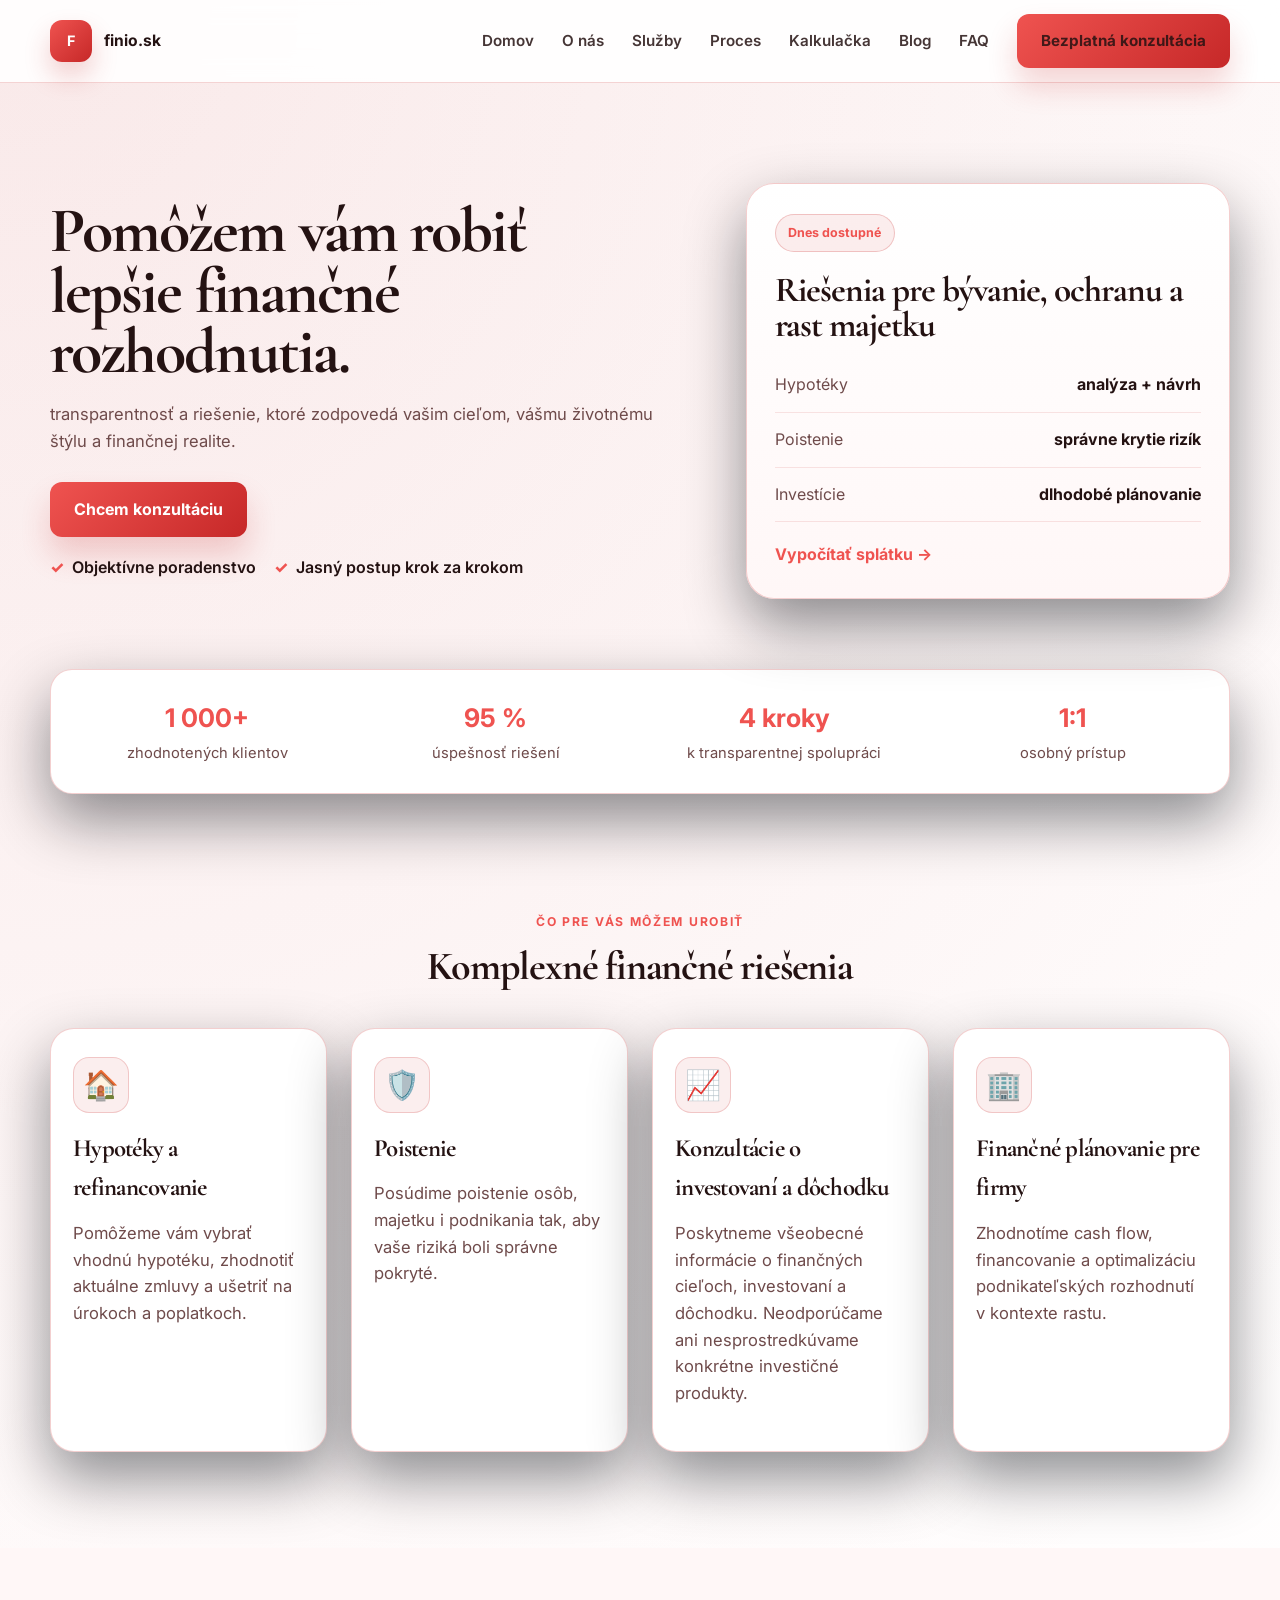
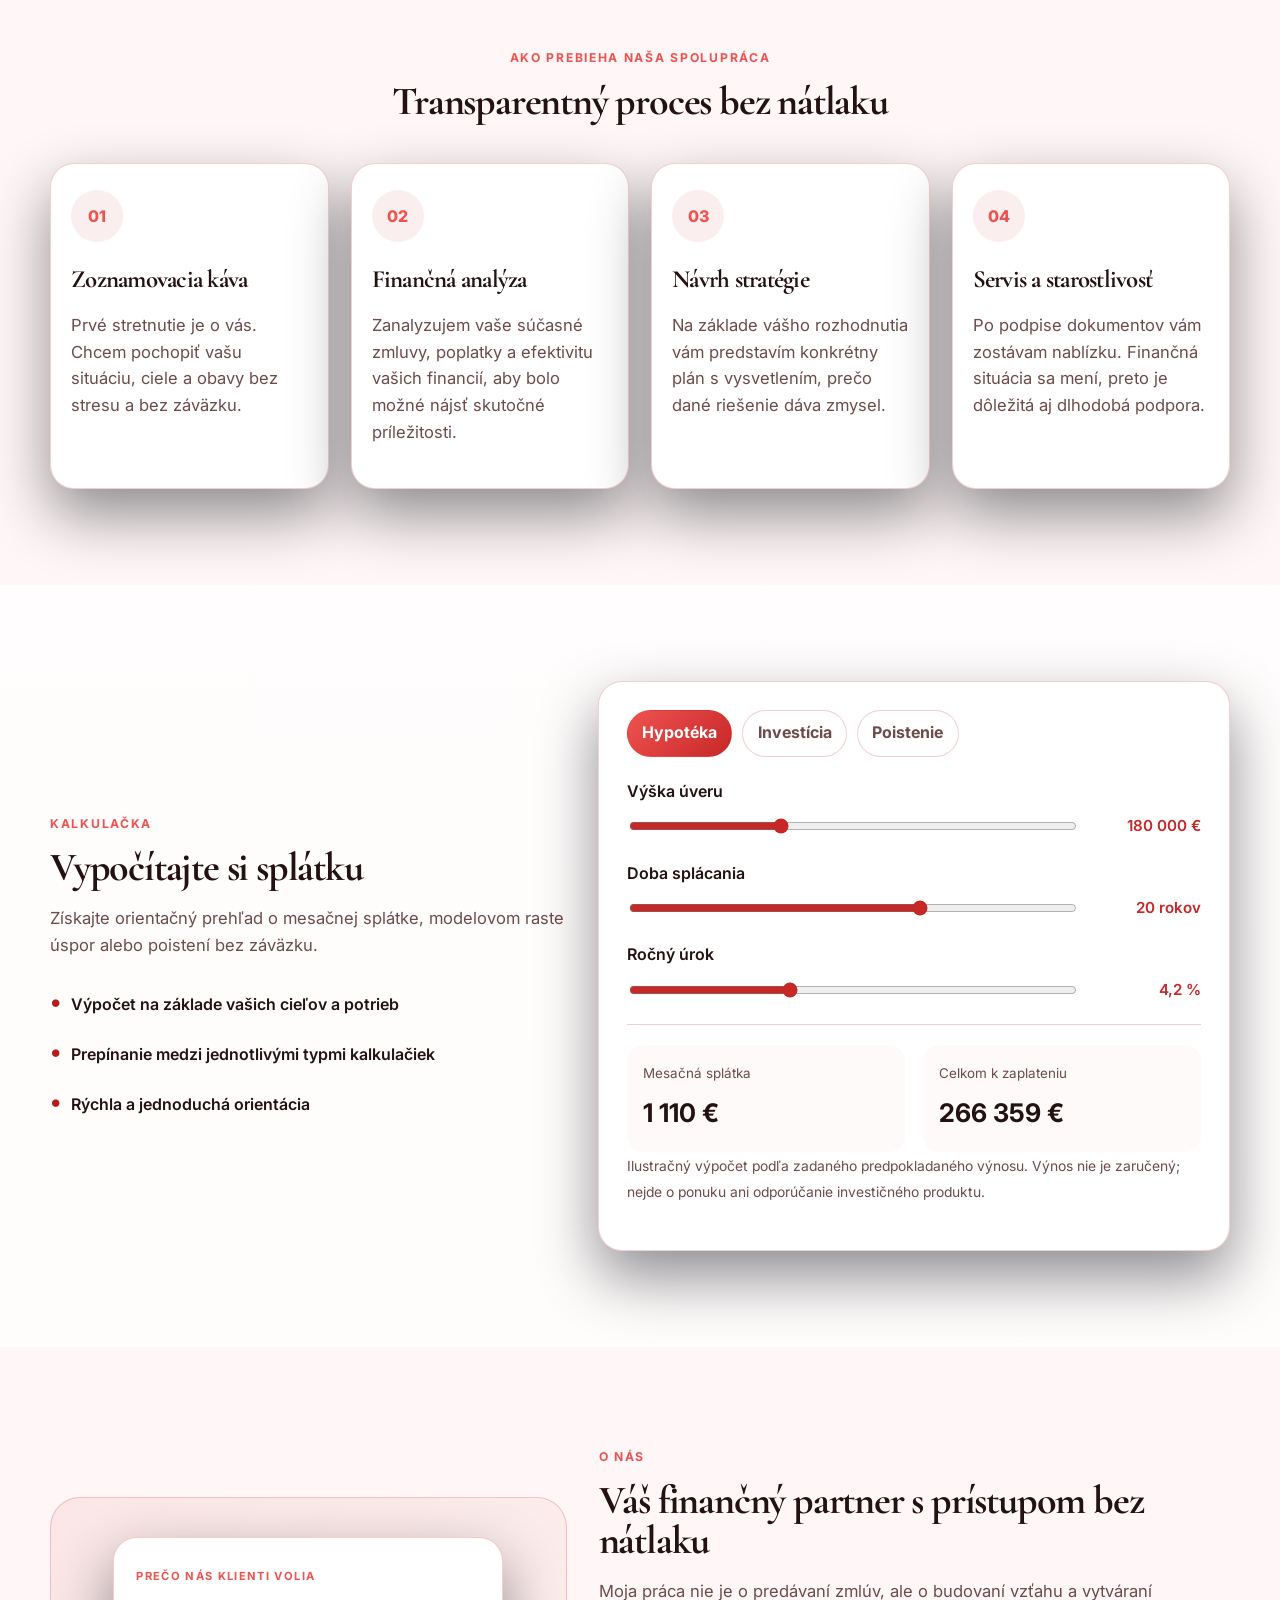
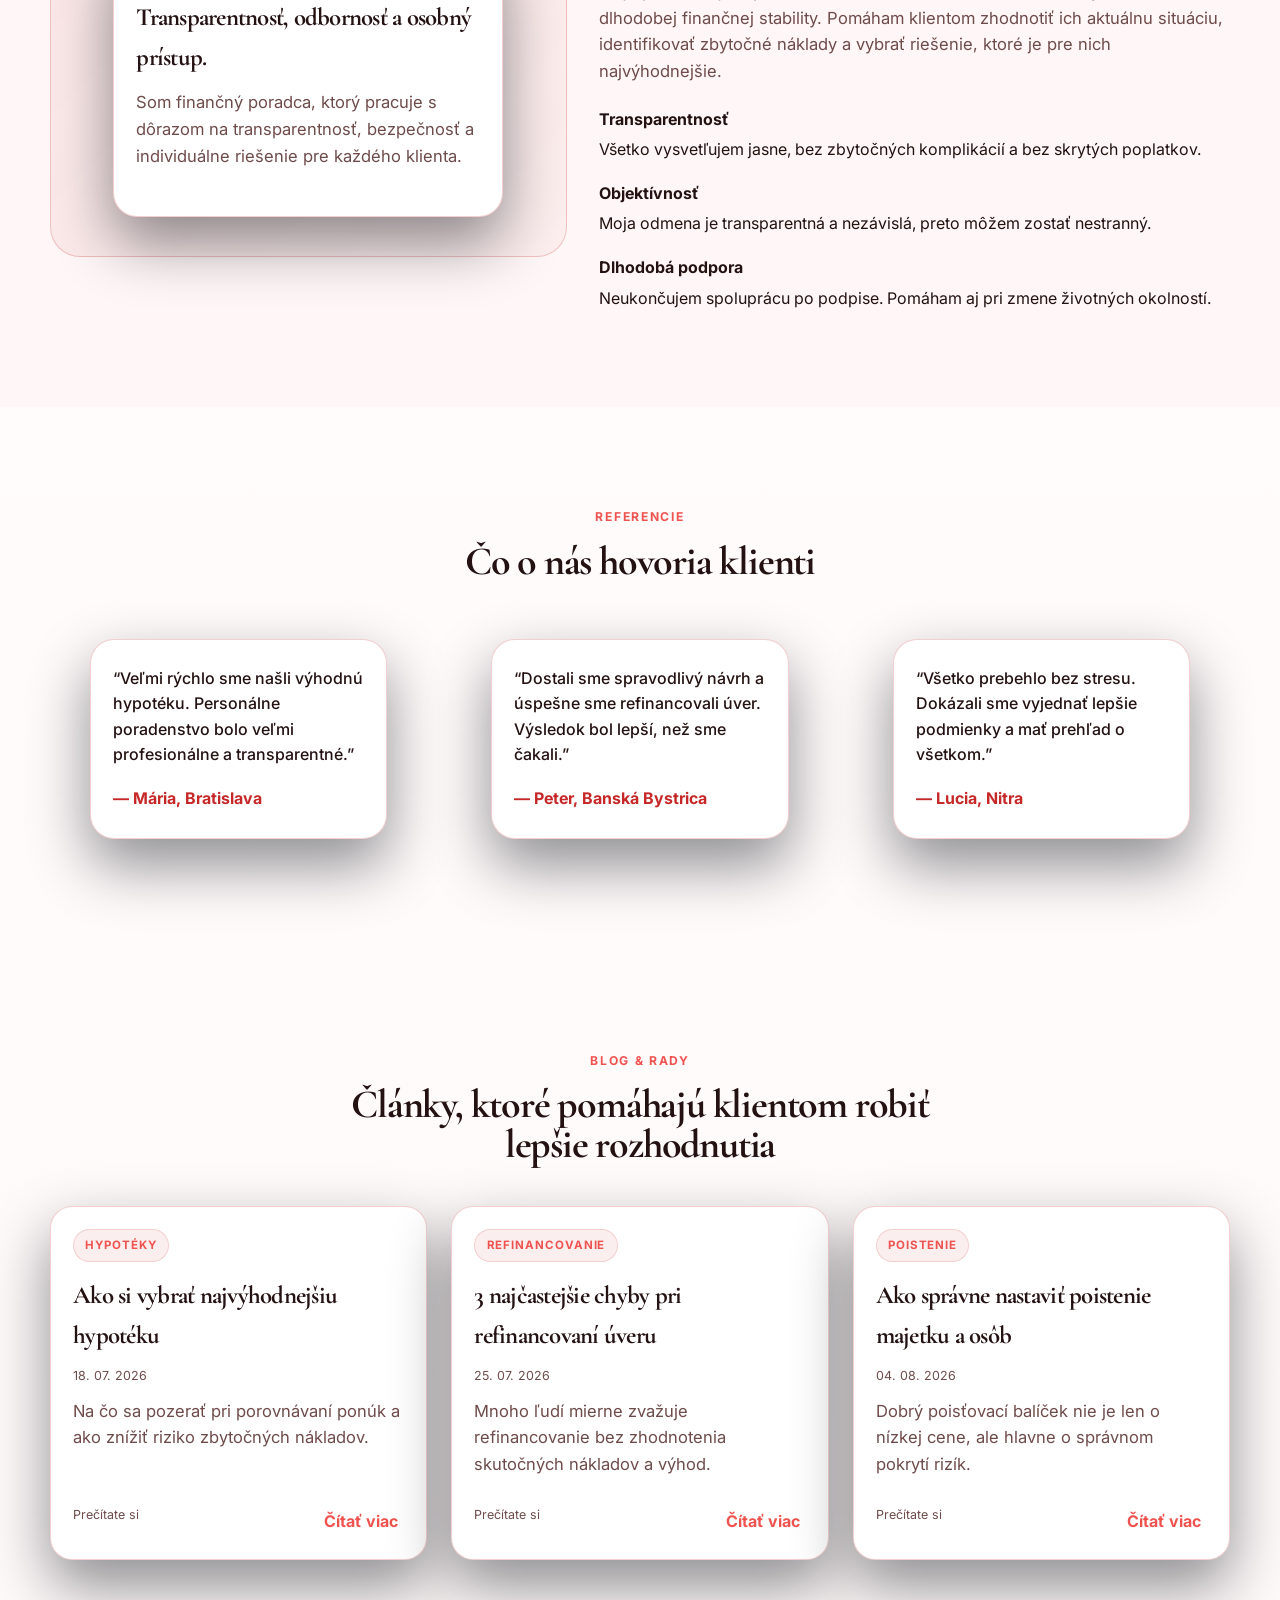
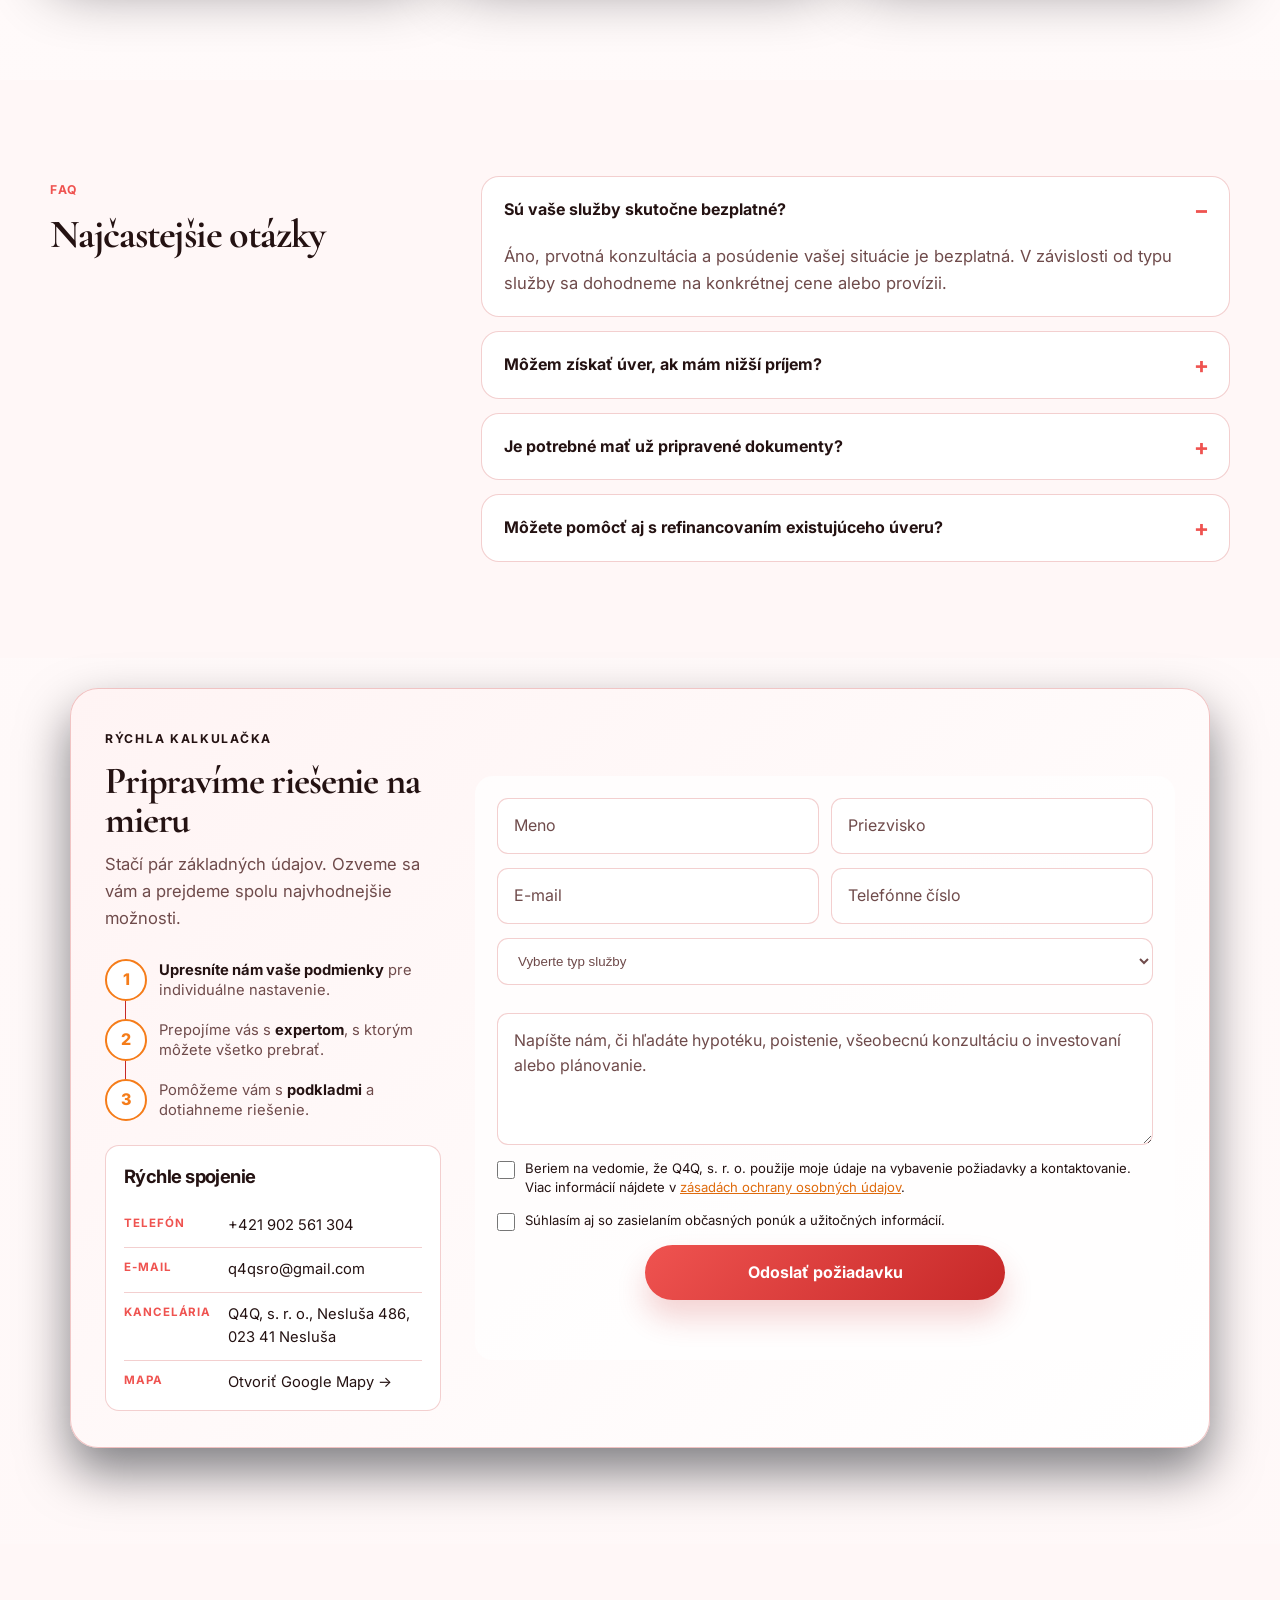
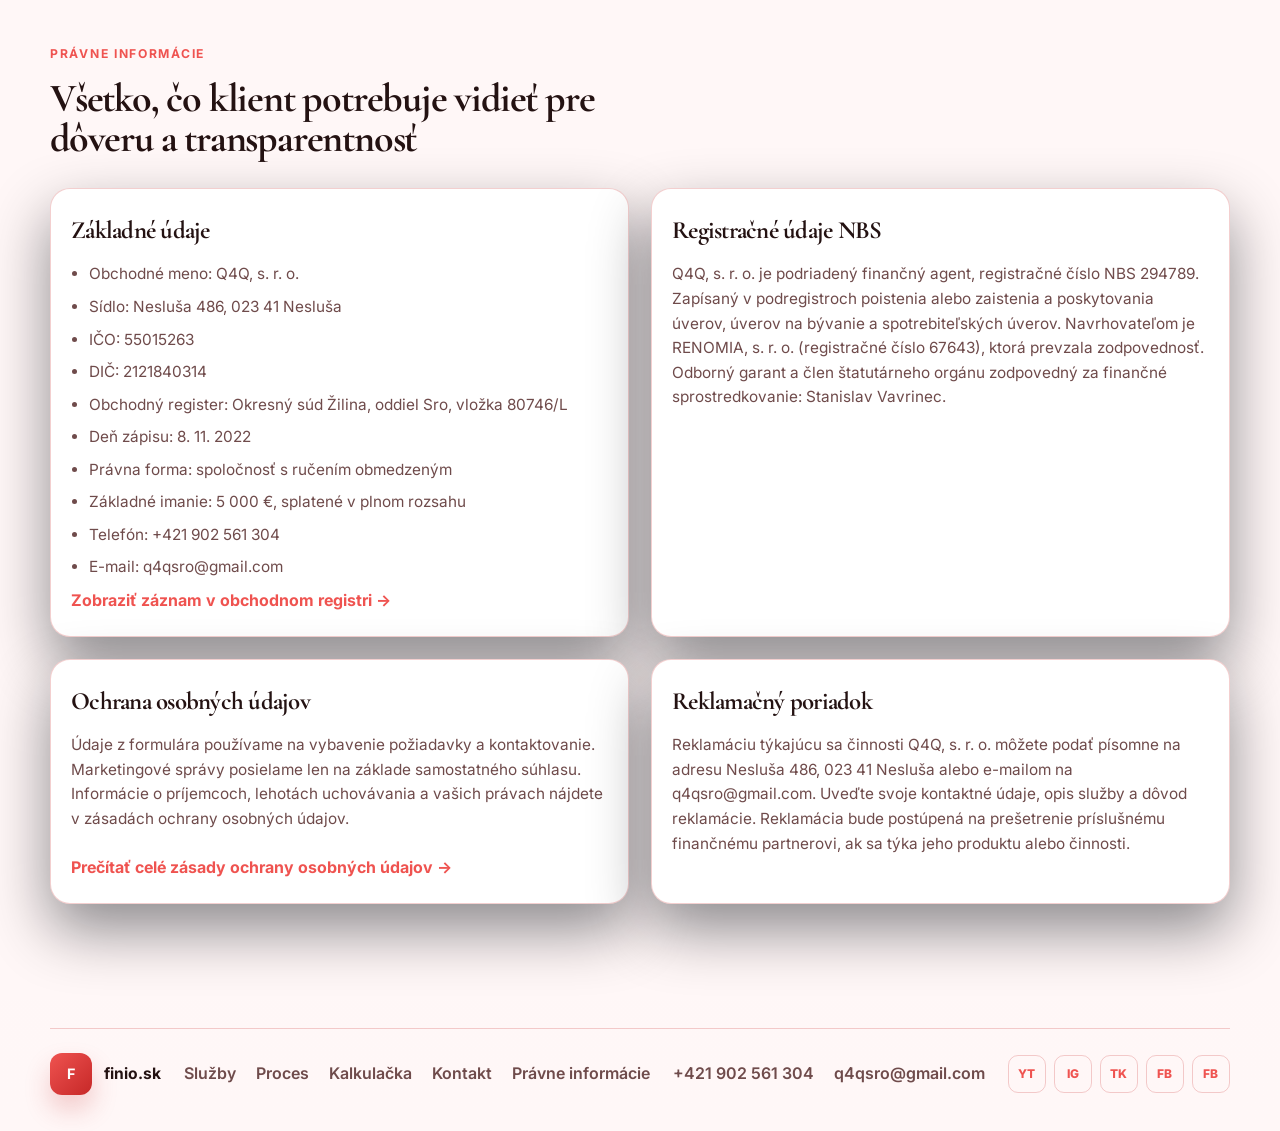
<file: index.html>
<!DOCTYPE html>
<html lang="sk">
  <head>
    <meta charset="UTF-8" />
    <meta name="viewport" content="width=device-width, initial-scale=1.0" />
    <title>finio.sk | Riešenia pre vaše financie</title>
    <meta
      name="description"
      content="finio.sk – hypotéky, úvery, refinancovanie, poistenie a všeobecné finančné konzultácie."
    />
    <link rel="preconnect" href="https://fonts.googleapis.com" />
    <link rel="preconnect" href="https://fonts.gstatic.com" crossorigin />
    <link
      href="https://fonts.googleapis.com/css2?family=Inter:wght@400;500;600;700;800&family=Cormorant+Garamond:wght@500;600;700&display=swap"
      rel="stylesheet"
    />
    <link rel="stylesheet" href="styles.css?v=4" />
  </head>
  <body>
    <header class="site-header">
      <div class="container nav-wrap">
        <a href="#top" class="brand" aria-label="Domov">
          <span class="brand-mark">F</span>
          <span class="brand-text">finio.sk</span>
        </a>

        <button class="nav-toggle" aria-label="Otvoriť menu" aria-expanded="false">
          <span></span>
          <span></span>
          <span></span>
        </button>

        <nav class="main-nav" aria-label="Hlavná navigácia">
          <a href="#top">Domov</a>
          <a href="#o-nas">O nás</a>
          <a href="#sluzby">Služby</a>
          <a href="#proces">Proces</a>
          <a href="#kalkulator">Kalkulačka</a>
          <a href="#blog">Blog</a>
          <a href="#faq">FAQ</a>
          <a href="#kontakt" class="nav-cta">Bezplatná konzultácia</a>
        </nav>
      </div>
    </header>

    <main id="top">
      <section class="hero">
        <div class="container hero-grid">
          <div class="hero-copy">
            <h1>Pomôžem vám robiť lepšie finančné rozhodnutia.</h1>
            <p>
              transparentnosť a riešenie, ktoré zodpovedá vašim cieľom, vášmu životnému štýlu
              a finančnej realite.
            </p>
            <div class="hero-actions">
              <a href="#kontakt" class="btn btn-primary">Chcem konzultáciu</a>
            </div>

            <ul class="hero-points">
              <li>Objektívne poradenstvo</li>
              <li>Jasný postup krok za krokom</li>
            </ul>
          </div>

          <div class="hero-card">
            <div class="card-badge">Dnes dostupné</div>
            <h2>Riešenia pre bývanie, ochranu a rast majetku</h2>
            <div class="mini-stat">
              <span>Hypotéky</span>
              <strong>analýza + návrh</strong>
            </div>
            <div class="mini-stat">
              <span>Poistenie</span>
              <strong>správne krytie rizík</strong>
            </div>
            <div class="mini-stat">
              <span>Investície</span>
              <strong>dlhodobé plánovanie</strong>
            </div>
            <a href="#kalkulator" class="text-link">Vypočítať splátku →</a>
          </div>
        </div>
      </section>

      <section class="trust-bar">
        <div class="container trust-grid">
          <div>
            <strong>1 000+</strong>
            <span>zhodnotených klientov</span>
          </div>
          <div>
            <strong>95 %</strong>
            <span>úspešnosť riešení</span>
          </div>
          <div>
            <strong>4 kroky</strong>
            <span>k transparentnej spolupráci</span>
          </div>
          <div>
            <strong>1:1</strong>
            <span>osobný prístup</span>
          </div>
        </div>
      </section>

      <section class="section" id="sluzby">
        <div class="container">
          <div class="section-heading">
            <span class="eyebrow">Čo pre vás môžem urobiť</span>
            <h2>Komplexné finančné riešenia</h2>
          </div>

          <div class="card-grid four-col">
            <article class="feature-card">
              <div class="icon">🏠</div>
              <h3>Hypotéky a refinancovanie</h3>
              <p>
                Pomôžeme vám vybrať vhodnú hypotéku, zhodnotiť aktuálne zmluvy a ušetriť na úrokoch
                a poplatkoch.
              </p>
            </article>

            <article class="feature-card">
              <div class="icon">🛡️</div>
              <h3>Poistenie</h3>
              <p>
                Posúdime poistenie osôb, majetku i podnikania tak, aby vaše riziká boli správne pokryté.
              </p>
            </article>

            <article class="feature-card">
              <div class="icon">📈</div>
              <h3>Konzultácie o investovaní a dôchodku</h3>
              <p>
                Poskytneme všeobecné informácie o finančných cieľoch, investovaní a dôchodku. Neodporúčame ani nesprostredkúvame konkrétne investičné produkty.
              </p>
            </article>

            <article class="feature-card">
              <div class="icon">🏢</div>
              <h3>Finančné plánovanie pre firmy</h3>
              <p>
                Zhodnotíme cash flow, financovanie a optimalizáciu podnikateľských rozhodnutí v kontexte rastu.
              </p>
            </article>
          </div>
        </div>
      </section>

      <section class="section alt" id="proces">
        <div class="container">
          <div class="section-heading">
            <span class="eyebrow">Ako prebieha naša spolupráca</span>
            <h2>Transparentný proces bez nátlaku</h2>
          </div>

          <div class="steps-grid">
            <div class="step-card">
              <span class="step-number">01</span>
              <h3>Zoznamovacia káva</h3>
              <p>Prvé stretnutie je o vás. Chcem pochopiť vašu situáciu, ciele a obavy bez stresu a bez záväzku.</p>
            </div>
            <div class="step-card">
              <span class="step-number">02</span>
              <h3>Finančná analýza</h3>
              <p>Zanalyzujem vaše súčasné zmluvy, poplatky a efektivitu vašich financií, aby bolo možné nájsť skutočné príležitosti.</p>
            </div>
            <div class="step-card">
              <span class="step-number">03</span>
              <h3>Návrh stratégie</h3>
              <p>Na základe vášho rozhodnutia vám predstavím konkrétny plán s vysvetlením, prečo dané riešenie dáva zmysel.</p>
            </div>
            <div class="step-card">
              <span class="step-number">04</span>
              <h3>Servis a starostlivosť</h3>
              <p>Po podpise dokumentov vám zostávam nablízku. Finančná situácia sa mení, preto je dôležitá aj dlhodobá podpora.</p>
            </div>
          </div>
        </div>
      </section>

      <section class="section" id="kalkulator">
        <div class="container calculator-wrap">
          <div class="calculator-copy">
            <span class="eyebrow">Kalkulačka</span>
            <h2>Vypočítajte si splátku</h2>
            <p>
              Získajte orientačný prehľad o mesačnej splátke, modelovom raste úspor alebo poistení bez záväzku.
            </p>
            <ul class="check-list">
              <li>Výpočet na základe vašich cieľov a potrieb</li>
              <li>Prepínanie medzi jednotlivými typmi kalkulačiek</li>
              <li>Rýchla a jednoduchá orientácia</li>
            </ul>
          </div>

          <div class="calculator-panel calculator-shell">
            <div class="calculator-tabs" role="tablist" aria-label="Typy kalkulačiek">
              <button type="button" class="calculator-tab active" data-calculator="mortgage" role="tab" aria-selected="true">Hypotéka</button>
              <button type="button" class="calculator-tab" data-calculator="investment" role="tab" aria-selected="false">Investícia</button>
              <button type="button" class="calculator-tab" data-calculator="insurance" role="tab" aria-selected="false">Poistenie</button>
            </div>

            <div class="calculator-variant active" data-panel="mortgage">
              <label>
                Výška úveru
                <div class="input-row">
                  <input id="loanAmount" type="range" min="20000" max="500000" step="5000" value="180000" />
                  <span id="loanAmountValue">180 000 €</span>
                </div>
              </label>

              <label>
                Doba splácania
                <div class="input-row">
                  <input id="loanTerm" type="range" min="1" max="30" step="1" value="20" />
                  <span id="loanTermValue">20 rokov</span>
                </div>
              </label>

              <label>
                Ročný úrok
                <div class="input-row">
                  <input id="interestRate" type="range" min="1" max="10" step="0.1" value="4.2" />
                  <span id="interestRateValue">4,2 %</span>
                </div>
              </label>

              <div class="calculator-results">
                <div>
                  <span>Mesačná splátka</span>
                  <strong id="monthlyPayment">0 €</strong>
                </div>
                <div>
                  <span>Celkom k zaplateniu</span>
                  <strong id="totalPayment">0 €</strong>
                </div>
              </div>
              <p><small>Ilustračný výpočet podľa zadaného predpokladaného výnosu. Výnos nie je zaručený; nejde o ponuku ani odporúčanie investičného produktu.</small></p>
            </div>

            <div class="calculator-variant" data-panel="investment">
              <label>
                Počiatočný vklad
                <div class="input-row">
                  <input id="investmentAmount" type="range" min="1000" max="200000" step="1000" value="30000" />
                  <span id="investmentAmountValue">30 000 €</span>
                </div>
              </label>

              <label>
                Doba investovania
                <div class="input-row">
                  <input id="investmentYears" type="range" min="1" max="30" step="1" value="10" />
                  <span id="investmentYearsValue">10 rokov</span>
                </div>
              </label>

              <label>
                Ročný výnos
                <div class="input-row">
                  <input id="investmentReturn" type="range" min="1" max="15" step="0.1" value="6.5" />
                  <span id="investmentReturnValue">6,5 %</span>
                </div>
              </label>

              <div class="calculator-results">
                <div>
                  <span>Predpokladaný zisk</span>
                  <strong id="investmentProfit">0 €</strong>
                </div>
                <div>
                  <span>Celková hodnota</span>
                  <strong id="investmentTotal">0 €</strong>
                </div>
              </div>
            </div>

            <div class="calculator-variant" data-panel="insurance">
              <label>
                Poistená suma
                <div class="input-row">
                  <input id="insuranceSum" type="range" min="10000" max="300000" step="5000" value="120000" />
                  <span id="insuranceSumValue">120 000 €</span>
                </div>
              </label>

              <label>
                Doba poistenia
                <div class="input-row">
                  <input id="insuranceTerm" type="range" min="1" max="30" step="1" value="10" />
                  <span id="insuranceTermValue">10 rokov</span>
                </div>
              </label>

              <label>
                Mesačná prémia
                <div class="input-row">
                  <input id="insurancePremiumRate" type="range" min="0.1" max="5" step="0.1" value="1.4" />
                  <span id="insurancePremiumRateValue">1,4 %</span>
                </div>
              </label>

              <div class="calculator-results">
                <div>
                  <span>Mesačná prémiová sadzba</span>
                  <strong id="insuranceMonthlyPremium">0 €</strong>
                </div>
                <div>
                  <span>Ročné náklady</span>
                  <strong id="insuranceYearlyCost">0 €</strong>
                </div>
              </div>
            </div>
          </div>
        </div>
      </section>

      <section class="section alt" id="o-nas">
        <div class="container about-grid">
          <div class="about-visual">
            <div class="visual-card">
              <span class="small-title">Prečo nás klienti volia</span>
              <h3>Transparentnosť, odbornosť a osobný prístup.</h3>
              <p>
                Som finančný poradca, ktorý pracuje s dôrazom na transparentnosť, bezpečnosť a
                individuálne riešenie pre každého klienta.
              </p>
            </div>
          </div>

          <div class="about-content">
            <span class="eyebrow">O nás</span>
            <h2>Váš finančný partner s prístupom bez nátlaku</h2>
            <p>
              Moja práca nie je o predávaní zmlúv, ale o budovaní vzťahu a vytváraní dlhodobej
              finančnej stability. Pomáham klientom zhodnotiť ich aktuálnu situáciu, identifikovať
              zbytočné náklady a vybrať riešenie, ktoré je pre nich najvýhodnejšie.
            </p>
            <div class="feature-list">
              <div>
                <strong>Transparentnosť</strong>
                <span>Všetko vysvetľujem jasne, bez zbytočných komplikácií a bez skrytých poplatkov.</span>
              </div>
              <div>
                <strong>Objektívnosť</strong>
                <span>Moja odmena je transparentná a nezávislá, preto môžem zostať nestranný.</span>
              </div>
              <div>
                <strong>Dlhodobá podpora</strong>
                <span>Neukončujem spoluprácu po podpise. Pomáham aj pri zmene životných okolností.</span>
              </div>
            </div>
          </div>
        </div>
      </section>

      <section class="section">
        <div class="container">
          <div class="section-heading">
            <span class="eyebrow">Referencie</span>
            <h2>Čo o nás hovoria klienti</h2>
          </div>

          <div class="card-grid three-col">
            <blockquote class="testimonial-card">
              “Veľmi rýchlo sme našli výhodnú hypotéku. Personálne poradenstvo bolo veľmi profesionálne a
              transparentné.”
              <footer>— Mária, Bratislava</footer>
            </blockquote>
            <blockquote class="testimonial-card">
              “Dostali sme spravodlivý návrh a úspešne sme refinancovali úver. Výsledok bol lepší, než sme
              čakali.”
              <footer>— Peter, Banská Bystrica</footer>
            </blockquote>
            <blockquote class="testimonial-card">
              “Všetko prebehlo bez stresu. Dokázali sme vyjednať lepšie podmienky a mať prehľad o všetkom.”
              <footer>— Lucia, Nitra</footer>
            </blockquote>
          </div>
        </div>
      </section>

      <section class="section" id="blog">
        <div class="container">
          <div class="section-heading">
            <span class="eyebrow">Blog & rady</span>
            <h2>Články, ktoré pomáhajú klientom robiť lepšie rozhodnutia</h2>
          </div>

          <div id="blogGrid" class="card-grid three-col blog-grid"></div>

          <div class="blog-show-more-wrap">
            <button id="blogToggleButton" type="button" class="blog-toggle-button hidden">
              Zobraziť všetky články
            </button>
          </div>
        </div>
      </section>

      <section class="section alt" id="faq">
        <div class="container faq-wrap">
          <div class="section-heading left">
            <span class="eyebrow">FAQ</span>
            <h2>Najčastejšie otázky</h2>
          </div>

          <div class="faq-list">
            <div class="faq-item active">
              <button class="faq-question" type="button">
                Sú vaše služby skutočne bezplatné?
              </button>
              <div class="faq-answer">
                <p>Áno, prvotná konzultácia a posúdenie vašej situácie je bezplatná. V závislosti od typu služby sa
                dohodneme na konkrétnej cene alebo provízii.</p>
              </div>
            </div>

            <div class="faq-item">
              <button class="faq-question" type="button">
                Môžem získať úver, ak mám nižší príjem?
              </button>
              <div class="faq-answer">
                <p>Rovnako ako pri každom úvere, aj tu záleží na vašej celkovej finančnej situácii a stabilite.
                Pomôžeme vám zhodnotiť reálne možnosti a navrhnúť vhodné riešenie.</p>
              </div>
            </div>

            <div class="faq-item">
              <button class="faq-question" type="button">
                Je potrebné mať už pripravené dokumenty?
              </button>
              <div class="faq-answer">
                <p>Nie je to povinné, ale aby sme proces urýchlili, je vhodné mať po ruke doklady o príjmoch,
                majetku a dlhodobých záväzkoch.</p>
              </div>
            </div>

            <div class="faq-item">
              <button class="faq-question" type="button">
                Môžete pomôcť aj s refinancovaním existujúceho úveru?
              </button>
              <div class="faq-answer">
                <p>Áno, pomôžeme vám preskúmať aktuálnu zmluvu a nájsť výhodnejšie riešenie, ktoré môže znížiť
                mesačné náklady alebo dobu splácania.</p>
              </div>
            </div>
          </div>
        </div>
      </section>

      <div id="articleModal" class="article-modal hidden" role="dialog" aria-modal="true" aria-labelledby="articleModalTitle">
        <div class="article-modal-content">
          <button type="button" class="article-close" id="articleClose" aria-label="Zavrieť článok">×</button>
          <div id="articleBody"></div>
        </div>
      </div>

      <section class="section cta-section" id="kontakt">
        <div class="container cta-box">
          <div>
            <span class="eyebrow">Rýchla kalkulačka</span>
            <h2>Pripravíme riešenie na mieru</h2>
            <p>Stačí pár základných údajov. Ozveme sa vám a prejdeme spolu najvhodnejšie možnosti.</p>

            <div class="form-steps" aria-label="Postup vyplnenia formulára">
              <div class="form-step">
                <span class="form-step-number">1</span>
                <p><strong>Upresníte nám vaše podmienky</strong> pre individuálne nastavenie.</p>
              </div>
              <div class="form-step">
                <span class="form-step-number">2</span>
                <p>Prepojíme vás s <strong>expertom</strong>, s ktorým môžete všetko prebrať.</p>
              </div>
              <div class="form-step">
                <span class="form-step-number">3</span>
                <p>Pomôžeme vám s <strong>podkladmi</strong> a dotiahneme riešenie.</p>
              </div>
            </div>

            <div class="quick-contact">
              <h3>Rýchle spojenie</h3>
              <div class="quick-contact-row">
                <span>Telefón</span>
                <a href="tel:+421902561304">+421 902 561 304</a>
              </div>
              <div class="quick-contact-row">
                <span>E-mail</span>
                <a href="mailto:q4qsro@gmail.com">q4qsro@gmail.com</a>
              </div>
              <div class="quick-contact-row">
                <span>Kancelária</span>
                <span>Q4Q, s. r. o., Nesluša 486, 023 41 Nesluša</span>
              </div>
              <div class="quick-contact-row">
                <span>Mapa</span>
                <a href="https://www.google.com/maps/search/?api=1&query=Neslu%C5%A1a+486,+023+41+Neslu%C5%A1a" target="_blank" rel="noreferrer">Otvoriť Google Mapy →</a>
              </div>
            </div>
          </div>

          <form
            class="contact-form"
            id="contactForm"
            action="https://formsubmit.co/q4qsro@gmail.com"
            method="POST"
          >
            <input type="hidden" name="_subject" value="Nový dopyt z webu finio.sk" />
            <input type="hidden" name="_template" value="table" />
            <input type="text" name="_honey" tabindex="-1" autocomplete="off" class="form-honeypot" aria-hidden="true" />
            <div class="field-row">
              <input type="text" name="Meno" placeholder="Meno" autocomplete="given-name" required />
              <input type="text" name="Priezvisko" placeholder="Priezvisko" autocomplete="family-name" required />
            </div>
            <div class="field-row">
              <input type="email" name="E-mail" placeholder="E-mail" required />
              <input type="tel" name="Telefón" placeholder="Telefónne číslo" autocomplete="tel" required />
            </div>
            <select name="Typ služby" class="contact-select" aria-label="Vyberte typ služieb" required>
              <option value="">Vyberte typ služby</option>
              <option value="Hypotéka">Hypotéka</option>
              <option value="Poistenie">Poistenie</option>
              <option value="Refinancovanie">Refinancovanie</option>
              <option value="Investičné konzultácie">Investičné konzultácie</option>
              <option value="Plánovanie a poradenstvo">Plánovanie a poradenstvo</option>
            </select>

            <div class="service-fields" id="serviceFields" aria-live="polite">
              <div class="service-panel" data-service-fields="Hypotéka" hidden>
                <p class="service-panel-title">Údaje pre orientačné posúdenie hypotéky</p>
                <div class="field-row">
                  <select name="Účel hypotéky" aria-label="Účel hypotéky" required>
                    <option value="">Účel hypotéky</option>
                    <option value="Kúpa nehnuteľnosti">Kúpa nehnuteľnosti</option>
                    <option value="Výstavba alebo rekonštrukcia">Výstavba alebo rekonštrukcia</option>
                    <option value="Iný účel">Iný účel</option>
                  </select>
                  <input type="text" name="Výška hypotéky" placeholder="Výška hypotéky" inputmode="numeric" data-money-input required />
                </div>
                <div class="field-row">
                  <input type="number" name="Doba splácania" min="1" max="40" placeholder="Doba splácania (roky)" inputmode="numeric" required />
                  <select name="Typ príjmu" aria-label="Typ príjmu" required>
                    <option value="">Typ príjmu</option>
                    <option value="TPP">TPP</option>
                    <option value="SZČO">SZČO</option>
                    <option value="Dohoda alebo iné">Dohoda alebo iné</option>
                  </select>
                </div>
                <div class="field-row">
                  <input type="text" name="Čistý mesačný príjem" placeholder="Čistý mesačný príjem" inputmode="numeric" data-money-input required />
                  <input type="number" name="Počet detí" min="0" max="20" placeholder="Počet detí" inputmode="numeric" />
                </div>
                <div class="field-row">
                  <select name="Rodinný stav" aria-label="Rodinný stav">
                    <option value="">Rodinný stav</option>
                    <option value="Slobodný/á">Slobodný/á</option>
                    <option value="Ženatý/vydatá">Ženatý/vydatá</option>
                    <option value="Rozvedený/á">Rozvedený/á</option>
                    <option value="Iné">Iné</option>
                  </select>
                  <select name="Iné úvery" aria-label="Iné úvery">
                    <option value="">Máte iné úvery?</option>
                    <option value="Nie">Nie</option>
                    <option value="Áno">Áno</option>
                  </select>
                </div>
                <label class="switch-row">
                  <input type="checkbox" name="Poistenie úveru" value="Áno, mám záujem o poistenie úveru" />
                  <span>Mám záujem aj o poistenie úveru</span>
                </label>
              </div>

              <div class="service-panel" data-service-fields="Refinancovanie" hidden>
                <p class="service-panel-title">Údaje k súčasnému úveru</p>
                <div class="field-row">
                  <input type="text" name="Zostatok úveru" placeholder="Zostatok úveru" inputmode="numeric" data-money-input required />
                  <input type="text" name="Aktuálna splátka" placeholder="Aktuálna splátka" inputmode="numeric" data-money-input required />
                </div>
                <div class="field-row">
                  <input type="text" name="Súčasná banka" placeholder="Súčasná banka" required />
                  <input type="month" name="Koniec fixácie" aria-label="Koniec fixácie" required />
                </div>
                <select name="Dôvod refinancovania" aria-label="Dôvod refinancovania">
                  <option value="">Dôvod refinancovania</option>
                  <option value="Nižšia splátka">Chcem nižšiu splátku</option>
                  <option value="Koniec fixácie">Končí mi fixácia</option>
                  <option value="Navýšenie úveru">Chcem úver navýšiť</option>
                  <option value="Iný dôvod">Iný dôvod</option>
                </select>
              </div>

              <div class="service-panel" data-service-fields="Poistenie" hidden>
                <p class="service-panel-title">Čo potrebujete poistiť?</p>
                <div class="field-row">
                  <select name="Typ poistenia" aria-label="Typ poistenia" required>
                    <option value="">Typ poistenia</option>
                    <option value="Životné poistenie">Životné poistenie</option>
                    <option value="Poistenie majetku">Poistenie majetku</option>
                    <option value="Poistenie úveru">Poistenie úveru</option>
                    <option value="Poistenie podnikania">Poistenie podnikania</option>
                  </select>
                  <input type="number" name="Vek poistenej osoby" min="18" max="100" placeholder="Vek poistenej osoby" inputmode="numeric" required />
                </div>
                <div class="field-row">
                  <input type="text" name="Povolanie" placeholder="Povolanie" />
                  <input type="text" name="Požadované krytie" placeholder="Požadované krytie" inputmode="numeric" data-money-input />
                </div>
                <label class="switch-row">
                  <input type="checkbox" name="Existujúce poistenie" value="Mám existujúce poistenie" />
                  <span>Mám už existujúce poistenie na kontrolu</span>
                </label>
              </div>

              <div class="service-panel" data-service-fields="Investičné konzultácie" hidden>
                <p class="service-panel-title">Všeobecné konzultácie o investovaní</p>
                <p>Pomôžeme vám zorientovať sa vo finančných cieľoch a základných princípoch investovania. Neposkytujeme odporúčanie ani sprostredkovanie konkrétnych investičných produktov.</p>
              </div>

              <div class="service-panel" data-service-fields="Plánovanie a poradenstvo" hidden>
                <p class="service-panel-title">S čím vám môžeme pomôcť?</p>
                <select name="Téma poradenstva" aria-label="Téma poradenstva" required>
                  <option value="">Vyberte oblasť</option>
                  <option value="Komplexný finančný plán">Komplexný finančný plán</option>
                  <option value="Rodinné financie">Rodinné financie</option>
                  <option value="Dôchodok">Dôchodok</option>
                  <option value="Kontrola existujúcich zmlúv">Kontrola existujúcich zmlúv</option>
                </select>
                <div class="field-row">
                  <input type="text" name="Príjem domácnosti" placeholder="Príjem domácnosti" inputmode="numeric" data-money-input />
                  <input type="text" name="Mesačné záväzky" placeholder="Mesačné záväzky" inputmode="numeric" data-money-input />
                </div>
              </div>
            </div>

            <div class="service-progress" id="serviceProgress" hidden>
              <span>Správne informácie nám pomôžu pripraviť riešenie na mieru.</span>
            </div>
            <textarea name="Správa" placeholder="Napíšte nám, či hľadáte hypotéku, poistenie, všeobecnú konzultáciu o investovaní alebo plánovanie." rows="4" required></textarea>
            <label class="consent-row">
              <input type="checkbox" name="GDPR súhlas" value="Súhlasím so spracovaním osobných údajov" required />
              <span>
                Beriem na vedomie, že Q4Q, s. r. o. použije moje údaje na vybavenie požiadavky a kontaktovanie.
                Viac informácií nájdete v <a href="gdpr.html">zásadách ochrany osobných údajov</a>.
              </span>
            </label>
            <label class="consent-row consent-optional">
              <input type="checkbox" name="Marketingový súhlas" value="Súhlasím so zasielaním marketingových informácií" />
              <span>Súhlasím aj so zasielaním občasných ponúk a užitočných informácií.</span>
            </label>
            <button type="submit" class="btn btn-primary">Odoslať požiadavku</button>
            <p class="form-success" aria-live="polite"></p>
          </form>
        </div>
      </section>

      <section class="section alt" id="pravne-informacie">
        <div class="container">
          <div class="section-heading left">
            <span class="eyebrow">Právne informácie</span>
            <h2>Všetko, čo klient potrebuje vidieť pre dôveru a transparentnosť</h2>
          </div>

          <div class="legal-grid">
            <article class="legal-card">
              <h3>Základné údaje</h3>
              <ul>
                <li>Obchodné meno: Q4Q, s. r. o.</li>
                <li>Sídlo: Nesluša 486, 023 41 Nesluša</li>
                <li>IČO: 55015263</li>
                <li>DIČ: 2121840314</li>
                <li>Obchodný register: Okresný súd Žilina, oddiel Sro, vložka 80746/L</li>
                <li>Deň zápisu: 8. 11. 2022</li>
                <li>Právna forma: spoločnosť s ručením obmedzeným</li>
                <li>Základné imanie: 5 000 €, splatené v plnom rozsahu</li>
                <li>Telefón: <a href="tel:+421902561304">+421 902 561 304</a></li>
                <li>E-mail: <a href="mailto:q4qsro@gmail.com">q4qsro@gmail.com</a></li>
              </ul>
              <a class="legal-link" href="https://www.orsr.sk/vypis.asp?ID=644897&amp;SID=5&amp;P=0&amp;lan=sk" target="_blank" rel="noreferrer">Zobraziť záznam v obchodnom registri →</a>
            </article>

            <article class="legal-card">
              <h3>Registračné údaje NBS</h3>
              <p>Q4Q, s. r. o. je podriadený finančný agent, registračné číslo NBS 294789. Zapísaný v podregistroch poistenia alebo zaistenia a poskytovania úverov, úverov na bývanie a spotrebiteľských úverov. Navrhovateľom je RENOMIA, s. r. o. (registračné číslo 67643), ktorá prevzala zodpovednosť. Odborný garant a člen štatutárneho orgánu zodpovedný za finančné sprostredkovanie: Stanislav Vavrinec.</p>
            </article>

            <article class="legal-card">
              <h3>Ochrana osobných údajov</h3>
              <p>Údaje z formulára používame na vybavenie požiadavky a kontaktovanie. Marketingové správy posielame len na základe samostatného súhlasu. Informácie o príjemcoch, lehotách uchovávania a vašich právach nájdete v zásadách ochrany osobných údajov.</p>
              <a class="legal-link" href="gdpr.html">Prečítať celé zásady ochrany osobných údajov →</a>
            </article>

            <article class="legal-card">
              <h3>Reklamačný poriadok</h3>
              <p>Reklamáciu týkajúcu sa činnosti Q4Q, s. r. o. môžete podať písomne na adresu Nesluša 486, 023 41 Nesluša alebo e-mailom na <a href="mailto:q4qsro@gmail.com">q4qsro@gmail.com</a>. Uveďte svoje kontaktné údaje, opis služby a dôvod reklamácie. Reklamácia bude postúpená na prešetrenie príslušnému finančnému partnerovi, ak sa týka jeho produktu alebo činnosti.</p>
            </article>
          </div>
        </div>
      </section>
    </main>

    <footer class="site-footer">
      <div class="container footer-wrap">
        <div>
          <a href="#top" class="brand footer-brand">
            <span class="brand-mark">F</span>
            <span class="brand-text">finio.sk</span>
          </a>
        </div>

        <div class="footer-links">
          <a href="#sluzby">Služby</a>
          <a href="#proces">Proces</a>
          <a href="#kalkulator">Kalkulačka</a>
          <a href="#kontakt">Kontakt</a>
          <a href="gdpr.html">Právne informácie</a>
        </div>

        <div class="footer-contact">
          <a href="tel:+421902561304">+421 902 561 304</a>
          <a href="mailto:q4qsro@gmail.com">q4qsro@gmail.com</a>
        </div>

        <div class="social-links" aria-label="Sociálne siete">
          <a href="https://www.youtube.com/@financiepolopate1088" target="_blank" rel="noreferrer" aria-label="YouTube">YT</a>
          <a href="https://www.instagram.com/vavrinecstanislav/" target="_blank" rel="noreferrer" aria-label="Instagram">IG</a>
          <a href="https://www.tiktok.com/" target="_blank" rel="noreferrer" aria-label="TikTok">TK</a>
          <a href="https://www.facebook.com/stanislav.vavrinec.9/" target="_blank" rel="noreferrer" aria-label="Facebook">FB</a>
          <a href="https://www.facebook.com/profile.php?id=61592658331765" target="_blank" rel="noreferrer" aria-label="Facebook profil 2">FB</a>
        </div>
      </div>

    </footer>

    <script src="script.js?v=4"></script>
  </body>
</html>
</file>
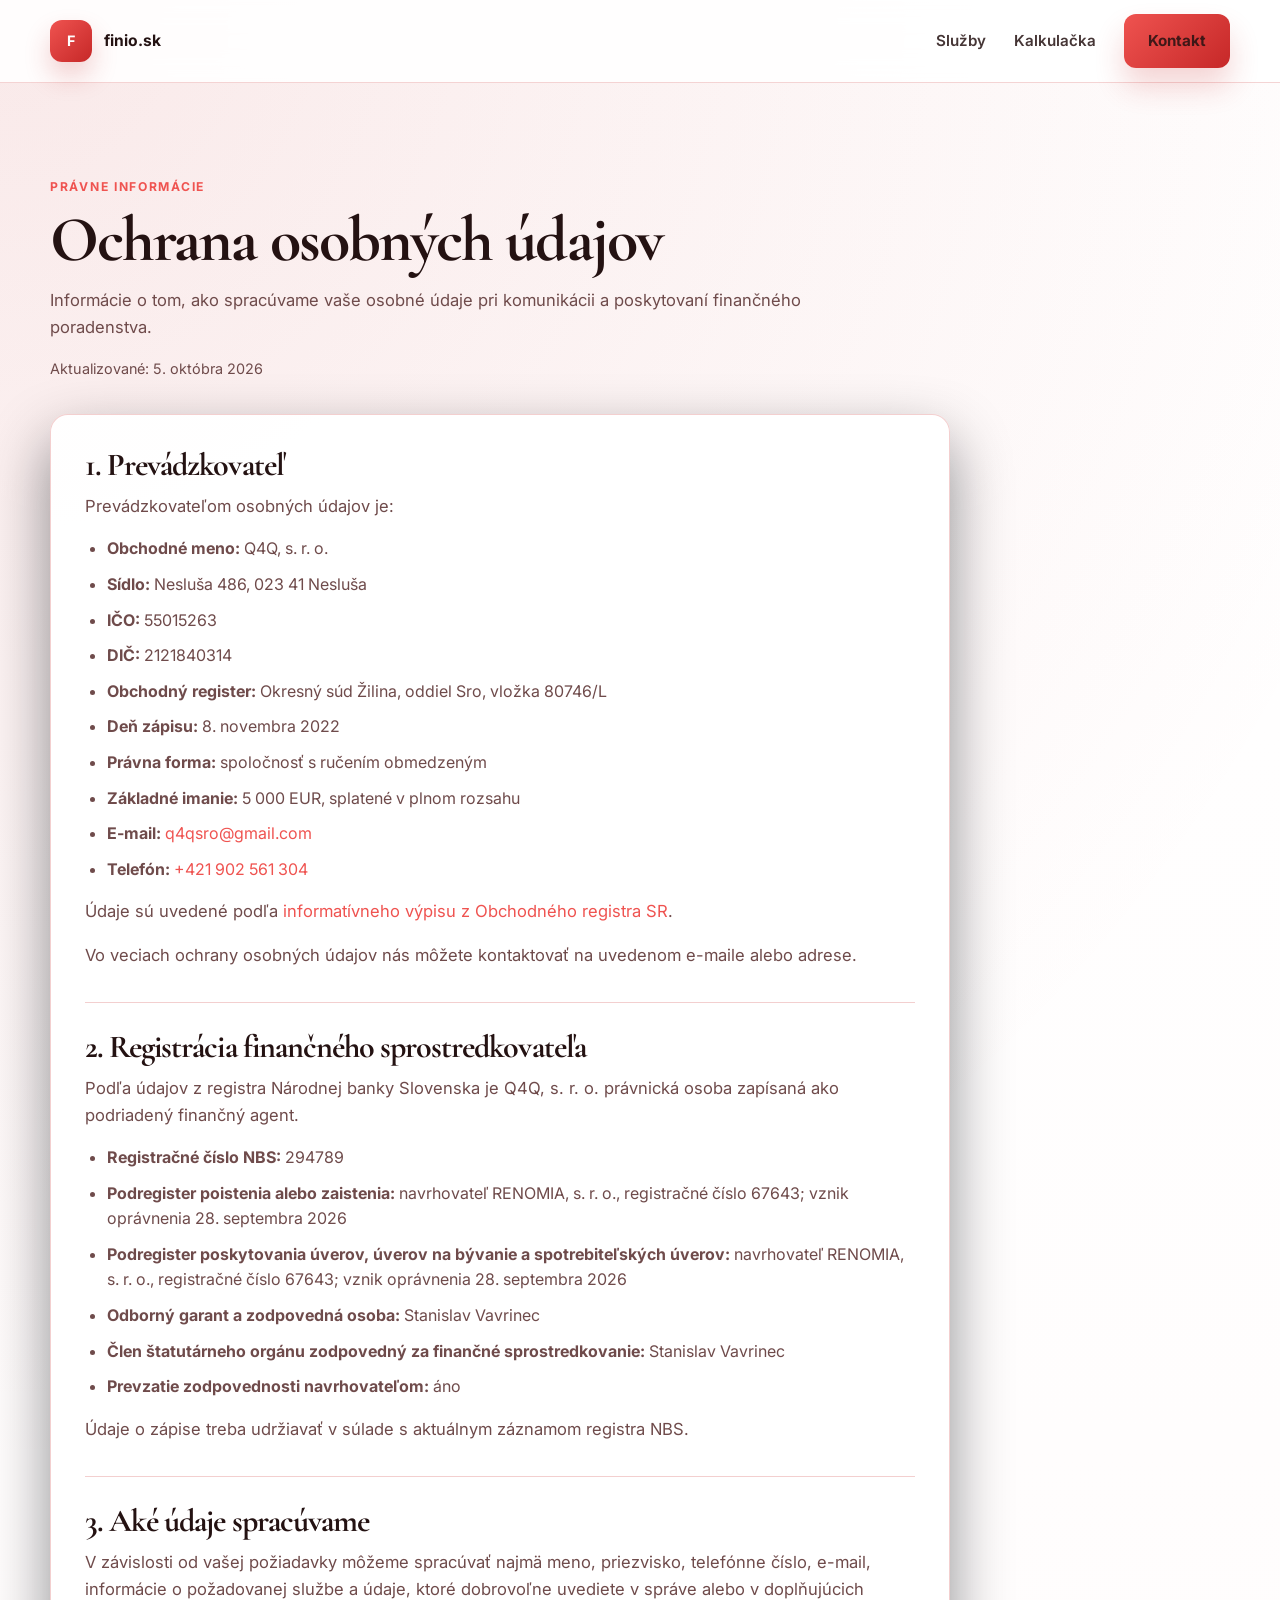
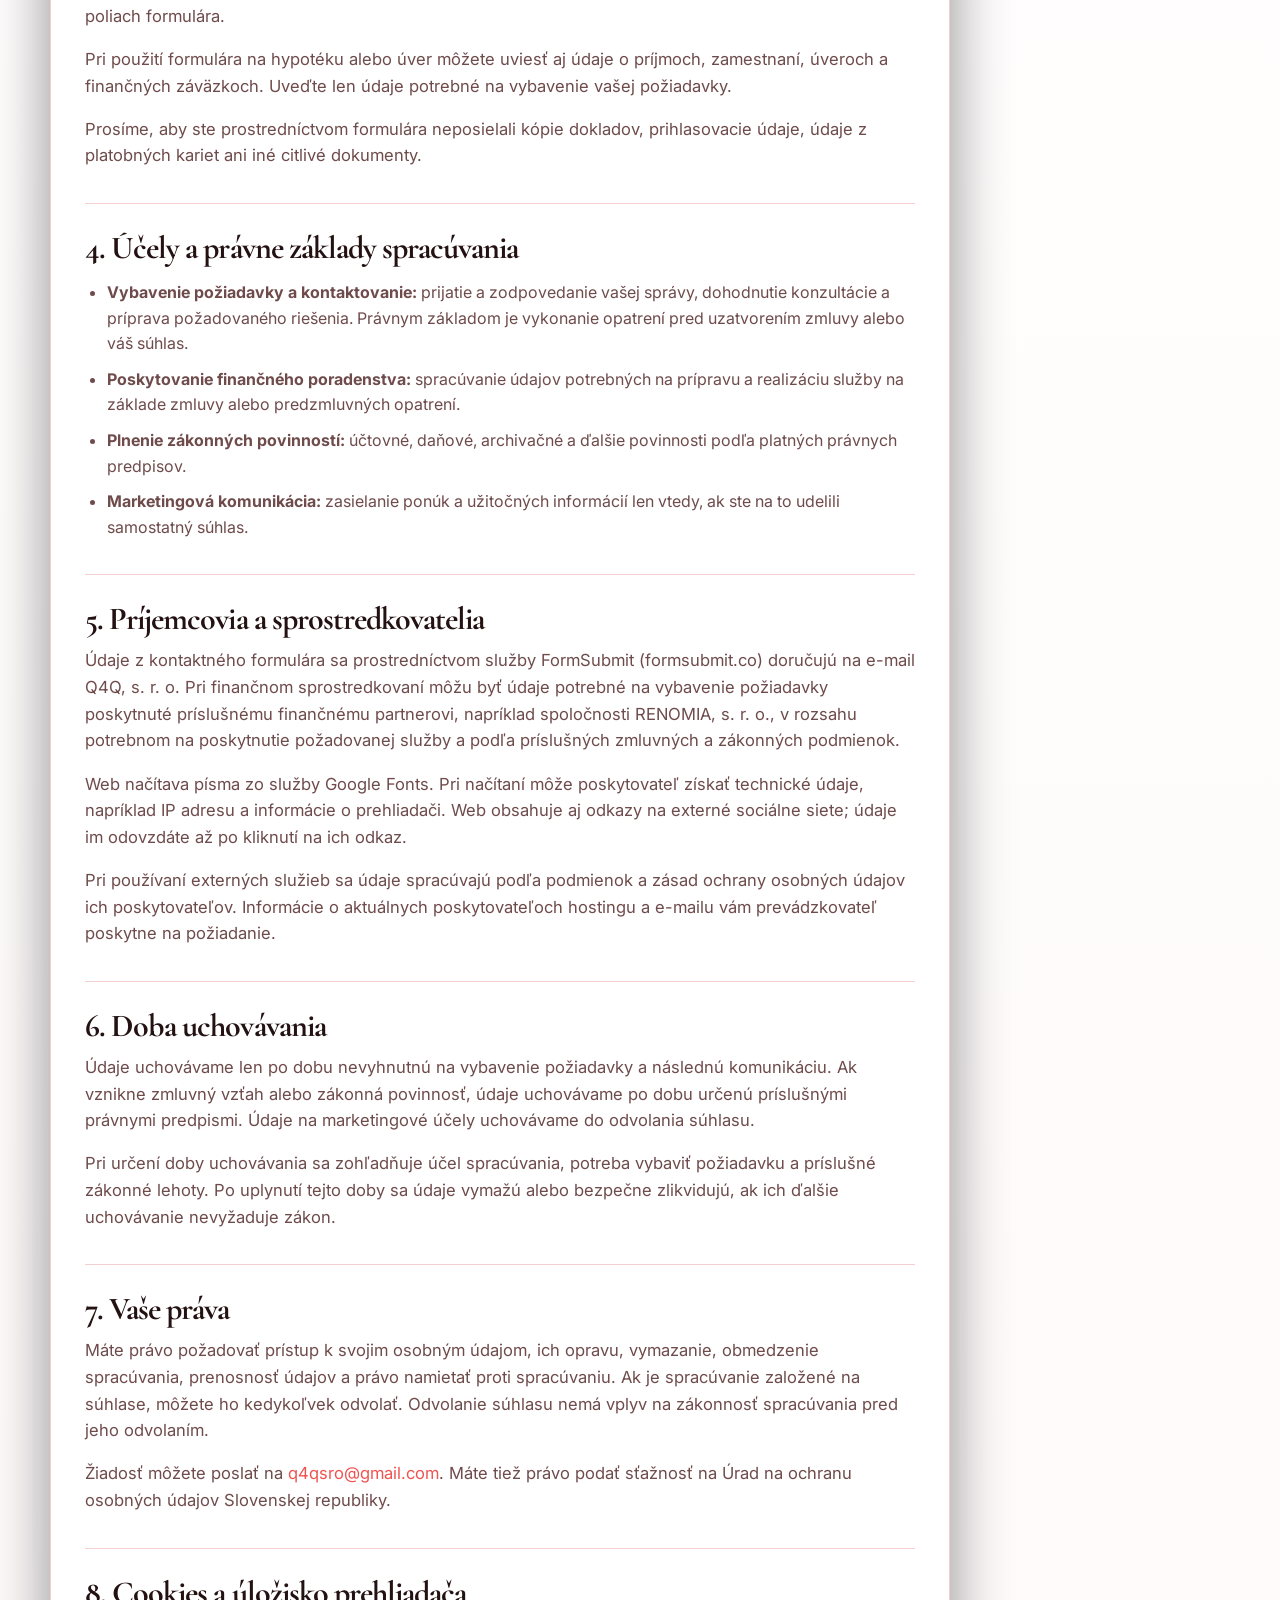
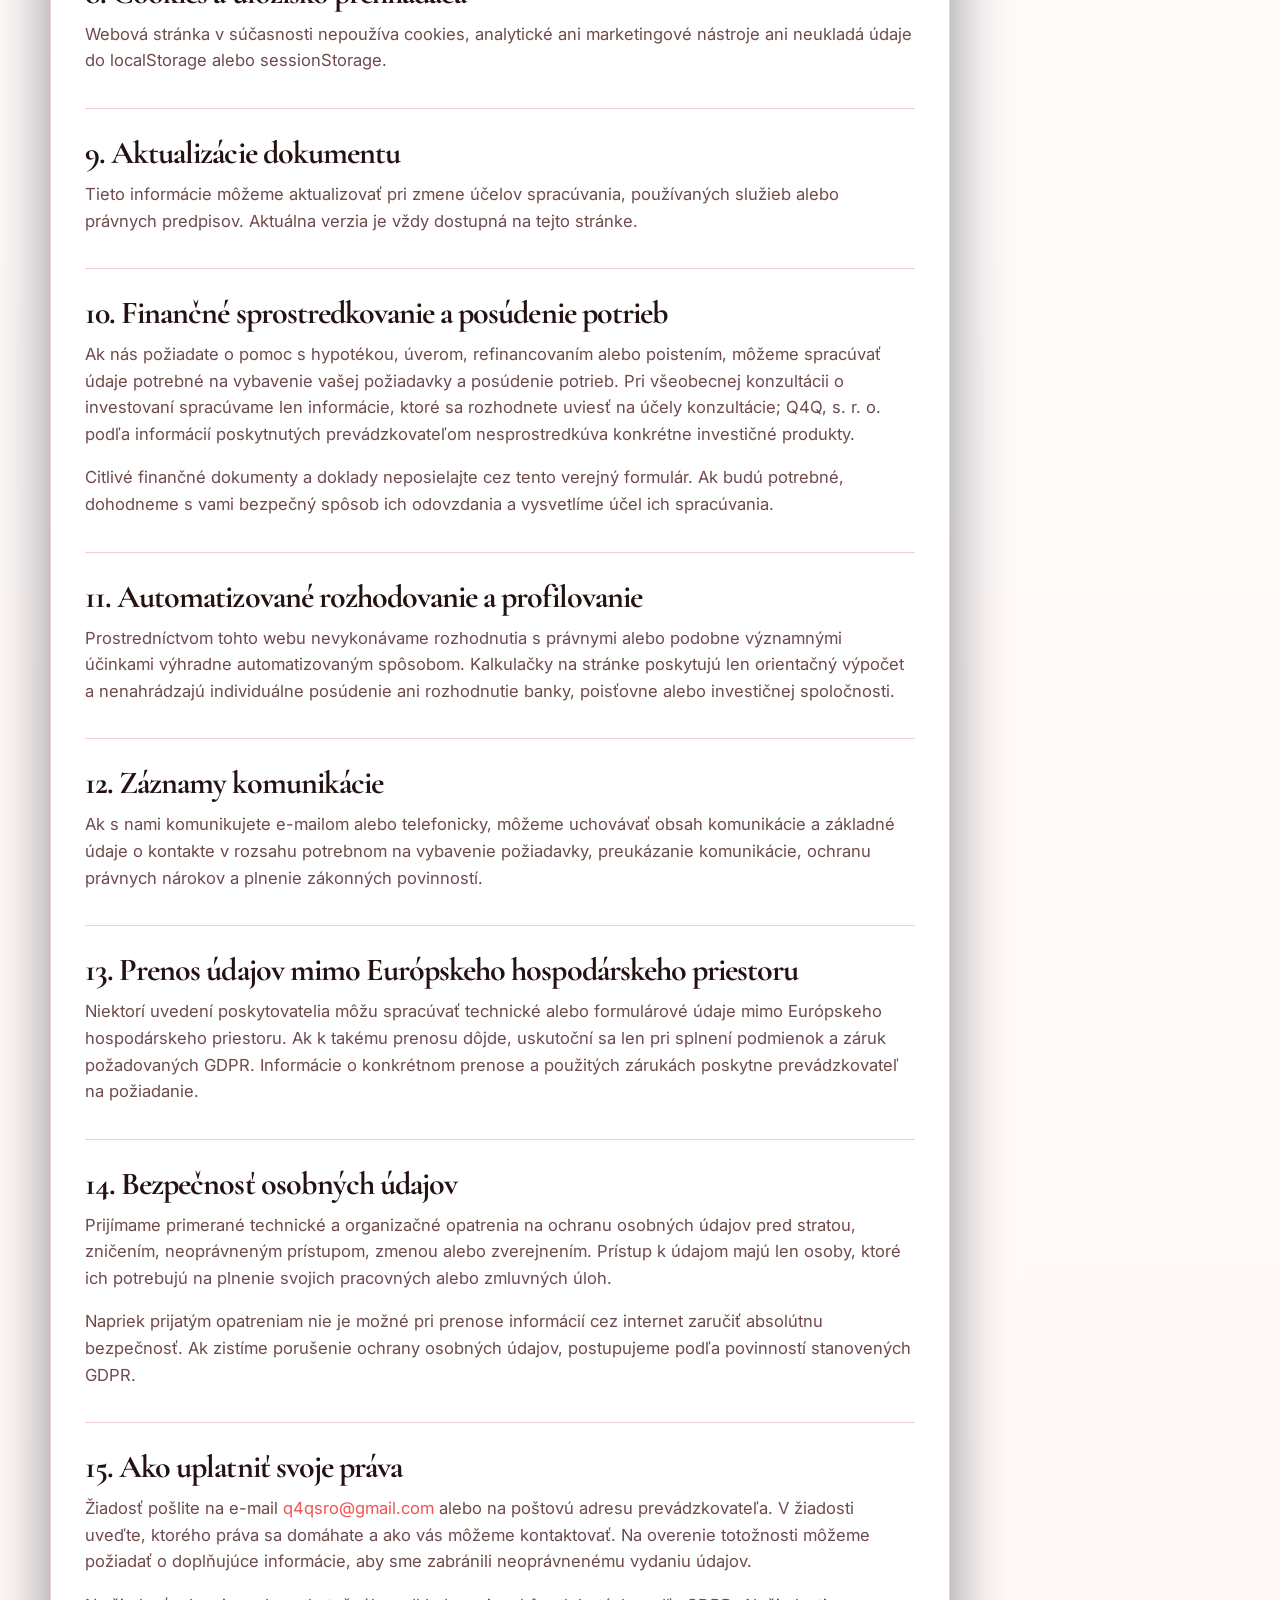
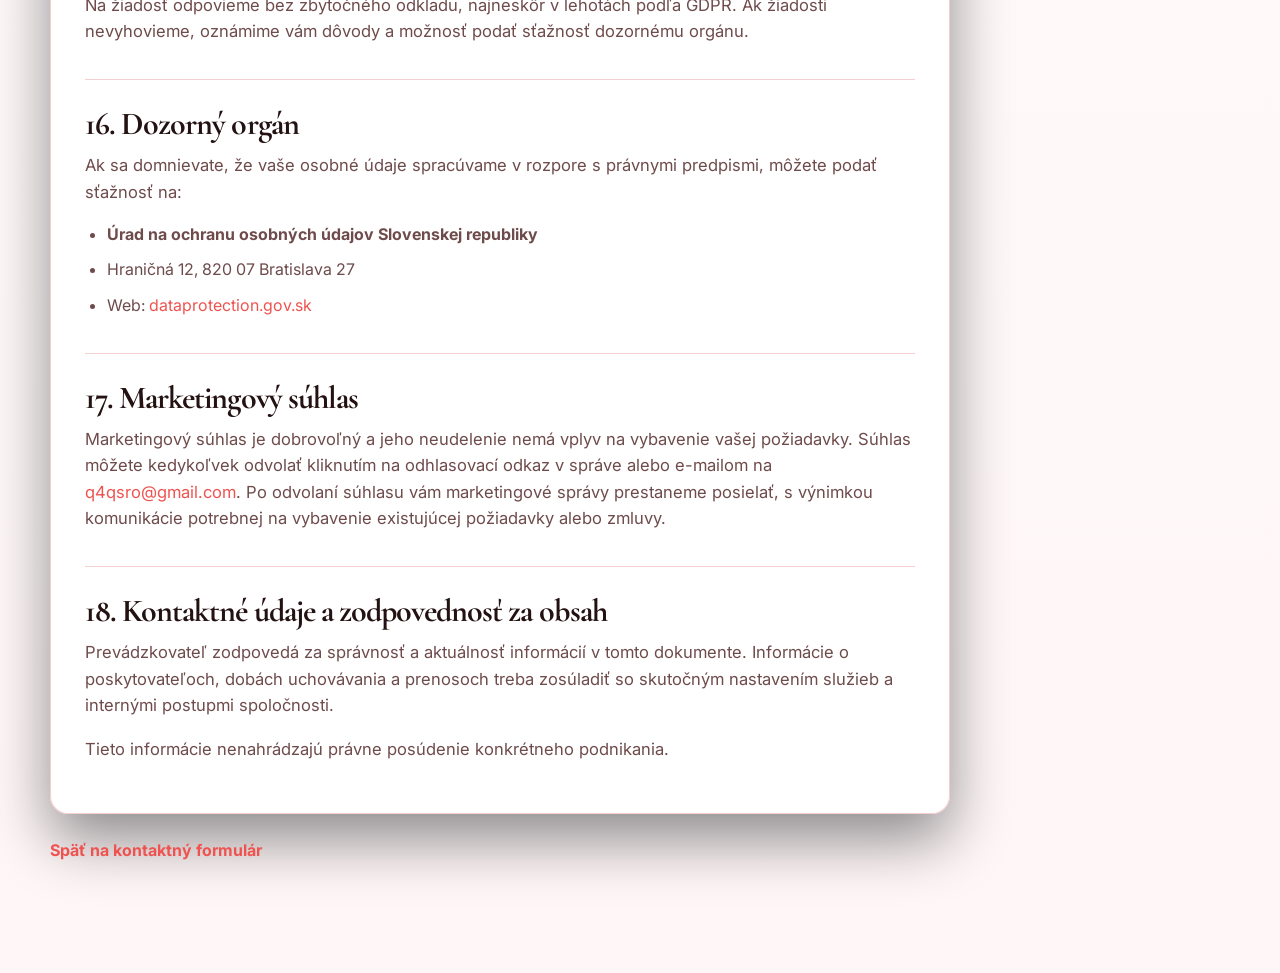
<file: gdpr.html>
<!DOCTYPE html>
<html lang="sk">
  <head>
    <meta charset="UTF-8" />
    <meta name="viewport" content="width=device-width, initial-scale=1.0" />
    <title>Ochrana osobných údajov | finio.sk</title>
    <meta name="description" content="Informácie o spracúvaní osobných údajov a právach dotknutých osôb." />
    <link rel="preconnect" href="https://fonts.googleapis.com" />
    <link rel="preconnect" href="https://fonts.gstatic.com" crossorigin />
    <link href="https://fonts.googleapis.com/css2?family=Inter:wght@400;500;600;700;800&family=Cormorant+Garamond:wght@500;600;700&display=swap" rel="stylesheet" />
    <link rel="stylesheet" href="styles.css?v=4" />
  </head>
  <body>
    <header class="site-header">
      <div class="container nav-wrap">
        <a href="index.html#top" class="brand" aria-label="Domov">
          <span class="brand-mark">F</span>
          <span class="brand-text">finio.sk</span>
        </a>
        <nav class="main-nav" aria-label="Hlavná navigácia">
          <a href="index.html#sluzby">Služby</a>
          <a href="index.html#kalkulator">Kalkulačka</a>
          <a href="index.html#kontakt" class="nav-cta">Kontakt</a>
        </nav>
      </div>
    </header>

    <main class="privacy-page">
      <div class="container">
        <div class="privacy-heading">
          <span class="eyebrow">Právne informácie</span>
          <h1>Ochrana osobných údajov</h1>
          <p>Informácie o tom, ako spracúvame vaše osobné údaje pri komunikácii a poskytovaní finančného poradenstva.</p>
          <p class="privacy-updated">Aktualizované: 5. októbra 2026</p>
        </div>

        <article class="privacy-content">
          <section>
            <h2>1. Prevádzkovateľ</h2>
            <p>Prevádzkovateľom osobných údajov je:</p>
            <ul>
              <li><strong>Obchodné meno:</strong> Q4Q, s. r. o.</li>
              <li><strong>Sídlo:</strong> Nesluša 486, 023 41 Nesluša</li>
              <li><strong>IČO:</strong> 55015263</li>
              <li><strong>DIČ:</strong> 2121840314</li>
              <li><strong>Obchodný register:</strong> Okresný súd Žilina, oddiel Sro, vložka 80746/L</li>
              <li><strong>Deň zápisu:</strong> 8. novembra 2022</li>
              <li><strong>Právna forma:</strong> spoločnosť s ručením obmedzeným</li>
              <li><strong>Základné imanie:</strong> 5 000 EUR, splatené v plnom rozsahu</li>
              <li><strong>E-mail:</strong> <a href="mailto:q4qsro@gmail.com">q4qsro@gmail.com</a></li>
              <li><strong>Telefón:</strong> <a href="tel:+421902561304">+421 902 561 304</a></li>
            </ul>
            <p>Údaje sú uvedené podľa <a href="https://www.orsr.sk/vypis.asp?ID=644897&amp;SID=5&amp;P=0&amp;lan=sk" target="_blank" rel="noreferrer">informatívneho výpisu z Obchodného registra SR</a>.</p>
            <p>Vo veciach ochrany osobných údajov nás môžete kontaktovať na uvedenom e-maile alebo adrese.</p>
          </section>

          <section>
            <h2>2. Registrácia finančného sprostredkovateľa</h2>
            <p>Podľa údajov z registra Národnej banky Slovenska je Q4Q, s. r. o. právnická osoba zapísaná ako podriadený finančný agent.</p>
            <ul>
              <li><strong>Registračné číslo NBS:</strong> 294789</li>
              <li><strong>Podregister poistenia alebo zaistenia:</strong> navrhovateľ RENOMIA, s. r. o., registračné číslo 67643; vznik oprávnenia 28. septembra 2026</li>
              <li><strong>Podregister poskytovania úverov, úverov na bývanie a spotrebiteľských úverov:</strong> navrhovateľ RENOMIA, s. r. o., registračné číslo 67643; vznik oprávnenia 28. septembra 2026</li>
              <li><strong>Odborný garant a zodpovedná osoba:</strong> Stanislav Vavrinec</li>
              <li><strong>Člen štatutárneho orgánu zodpovedný za finančné sprostredkovanie:</strong> Stanislav Vavrinec</li>
              <li><strong>Prevzatie zodpovednosti navrhovateľom:</strong> áno</li>
            </ul>
            <p>Údaje o zápise treba udržiavať v súlade s aktuálnym záznamom registra NBS.</p>
          </section>

          <section>
            <h2>3. Aké údaje spracúvame</h2>
            <p>V závislosti od vašej požiadavky môžeme spracúvať najmä meno, priezvisko, telefónne číslo, e-mail, informácie o požadovanej službe a údaje, ktoré dobrovoľne uvediete v správe alebo v doplňujúcich poliach formulára.</p>
            <p>Pri použití formulára na hypotéku alebo úver môžete uviesť aj údaje o príjmoch, zamestnaní, úveroch a finančných záväzkoch. Uveďte len údaje potrebné na vybavenie vašej požiadavky.</p>
            <p>Prosíme, aby ste prostredníctvom formulára neposielali kópie dokladov, prihlasovacie údaje, údaje z platobných kariet ani iné citlivé dokumenty.</p>
          </section>

          <section>
            <h2>4. Účely a právne základy spracúvania</h2>
            <ul>
              <li><strong>Vybavenie požiadavky a kontaktovanie:</strong> prijatie a zodpovedanie vašej správy, dohodnutie konzultácie a príprava požadovaného riešenia. Právnym základom je vykonanie opatrení pred uzatvorením zmluvy alebo váš súhlas.</li>
              <li><strong>Poskytovanie finančného poradenstva:</strong> spracúvanie údajov potrebných na prípravu a realizáciu služby na základe zmluvy alebo predzmluvných opatrení.</li>
              <li><strong>Plnenie zákonných povinností:</strong> účtovné, daňové, archivačné a ďalšie povinnosti podľa platných právnych predpisov.</li>
              <li><strong>Marketingová komunikácia:</strong> zasielanie ponúk a užitočných informácií len vtedy, ak ste na to udelili samostatný súhlas.</li>
            </ul>
          </section>

          <section>
            <h2>5. Príjemcovia a sprostredkovatelia</h2>
            <p>Údaje z kontaktného formulára sa prostredníctvom služby FormSubmit (formsubmit.co) doručujú na e-mail Q4Q, s. r. o. Pri finančnom sprostredkovaní môžu byť údaje potrebné na vybavenie požiadavky poskytnuté príslušnému finančnému partnerovi, napríklad spoločnosti RENOMIA, s. r. o., v rozsahu potrebnom na poskytnutie požadovanej služby a podľa príslušných zmluvných a zákonných podmienok.</p>
            <p>Web načítava písma zo služby Google Fonts. Pri načítaní môže poskytovateľ získať technické údaje, napríklad IP adresu a informácie o prehliadači. Web obsahuje aj odkazy na externé sociálne siete; údaje im odovzdáte až po kliknutí na ich odkaz.</p>
            <p>Pri používaní externých služieb sa údaje spracúvajú podľa podmienok a zásad ochrany osobných údajov ich poskytovateľov. Informácie o aktuálnych poskytovateľoch hostingu a e-mailu vám prevádzkovateľ poskytne na požiadanie.</p>
          </section>

          <section>
            <h2>6. Doba uchovávania</h2>
            <p>Údaje uchovávame len po dobu nevyhnutnú na vybavenie požiadavky a následnú komunikáciu. Ak vznikne zmluvný vzťah alebo zákonná povinnosť, údaje uchovávame po dobu určenú príslušnými právnymi predpismi. Údaje na marketingové účely uchovávame do odvolania súhlasu.</p>
            <p>Pri určení doby uchovávania sa zohľadňuje účel spracúvania, potreba vybaviť požiadavku a príslušné zákonné lehoty. Po uplynutí tejto doby sa údaje vymažú alebo bezpečne zlikvidujú, ak ich ďalšie uchovávanie nevyžaduje zákon.</p>
          </section>

          <section>
            <h2>7. Vaše práva</h2>
            <p>Máte právo požadovať prístup k svojim osobným údajom, ich opravu, vymazanie, obmedzenie spracúvania, prenosnosť údajov a právo namietať proti spracúvaniu. Ak je spracúvanie založené na súhlase, môžete ho kedykoľvek odvolať. Odvolanie súhlasu nemá vplyv na zákonnosť spracúvania pred jeho odvolaním.</p>
            <p>Žiadosť môžete poslať na <a href="mailto:q4qsro@gmail.com">q4qsro@gmail.com</a>. Máte tiež právo podať sťažnosť na Úrad na ochranu osobných údajov Slovenskej republiky.</p>
          </section>

          <section>
            <h2>8. Cookies a úložisko prehliadača</h2>
            <p>Webová stránka v súčasnosti nepoužíva cookies, analytické ani marketingové nástroje ani neukladá údaje do localStorage alebo sessionStorage.</p>
          </section>

          <section>
            <h2>9. Aktualizácie dokumentu</h2>
            <p>Tieto informácie môžeme aktualizovať pri zmene účelov spracúvania, používaných služieb alebo právnych predpisov. Aktuálna verzia je vždy dostupná na tejto stránke.</p>
          </section>

          <section>
            <h2>10. Finančné sprostredkovanie a posúdenie potrieb</h2>
            <p>Ak nás požiadate o pomoc s hypotékou, úverom, refinancovaním alebo poistením, môžeme spracúvať údaje potrebné na vybavenie vašej požiadavky a posúdenie potrieb. Pri všeobecnej konzultácii o investovaní spracúvame len informácie, ktoré sa rozhodnete uviesť na účely konzultácie; Q4Q, s. r. o. podľa informácií poskytnutých prevádzkovateľom nesprostredkúva konkrétne investičné produkty.</p>
            <p>Citlivé finančné dokumenty a doklady neposielajte cez tento verejný formulár. Ak budú potrebné, dohodneme s vami bezpečný spôsob ich odovzdania a vysvetlíme účel ich spracúvania.</p>
          </section>

          <section>
            <h2>11. Automatizované rozhodovanie a profilovanie</h2>
            <p>Prostredníctvom tohto webu nevykonávame rozhodnutia s právnymi alebo podobne významnými účinkami výhradne automatizovaným spôsobom. Kalkulačky na stránke poskytujú len orientačný výpočet a nenahrádzajú individuálne posúdenie ani rozhodnutie banky, poisťovne alebo investičnej spoločnosti.</p>
          </section>

          <section>
            <h2>12. Záznamy komunikácie</h2>
            <p>Ak s nami komunikujete e-mailom alebo telefonicky, môžeme uchovávať obsah komunikácie a základné údaje o kontakte v rozsahu potrebnom na vybavenie požiadavky, preukázanie komunikácie, ochranu právnych nárokov a plnenie zákonných povinností.</p>
          </section>

          <section>
            <h2>13. Prenos údajov mimo Európskeho hospodárskeho priestoru</h2>
            <p>Niektorí uvedení poskytovatelia môžu spracúvať technické alebo formulárové údaje mimo Európskeho hospodárskeho priestoru. Ak k takému prenosu dôjde, uskutoční sa len pri splnení podmienok a záruk požadovaných GDPR. Informácie o konkrétnom prenose a použitých zárukách poskytne prevádzkovateľ na požiadanie.</p>
          </section>

          <section>
            <h2>14. Bezpečnosť osobných údajov</h2>
            <p>Prijímame primerané technické a organizačné opatrenia na ochranu osobných údajov pred stratou, zničením, neoprávneným prístupom, zmenou alebo zverejnením. Prístup k údajom majú len osoby, ktoré ich potrebujú na plnenie svojich pracovných alebo zmluvných úloh.</p>
            <p>Napriek prijatým opatreniam nie je možné pri prenose informácií cez internet zaručiť absolútnu bezpečnosť. Ak zistíme porušenie ochrany osobných údajov, postupujeme podľa povinností stanovených GDPR.</p>
          </section>

          <section>
            <h2>15. Ako uplatniť svoje práva</h2>
            <p>Žiadosť pošlite na e-mail <a href="mailto:q4qsro@gmail.com">q4qsro@gmail.com</a> alebo na poštovú adresu prevádzkovateľa. V žiadosti uveďte, ktorého práva sa domáhate a ako vás môžeme kontaktovať. Na overenie totožnosti môžeme požiadať o doplňujúce informácie, aby sme zabránili neoprávnenému vydaniu údajov.</p>
            <p>Na žiadosť odpovieme bez zbytočného odkladu, najneskôr v lehotách podľa GDPR. Ak žiadosti nevyhovieme, oznámime vám dôvody a možnosť podať sťažnosť dozornému orgánu.</p>
          </section>

          <section>
            <h2>16. Dozorný orgán</h2>
            <p>Ak sa domnievate, že vaše osobné údaje spracúvame v rozpore s právnymi predpismi, môžete podať sťažnosť na:</p>
            <ul>
              <li><strong>Úrad na ochranu osobných údajov Slovenskej republiky</strong></li>
              <li>Hraničná 12, 820 07 Bratislava 27</li>
              <li>Web: <a href="https://dataprotection.gov.sk/" target="_blank" rel="noreferrer">dataprotection.gov.sk</a></li>
            </ul>
          </section>

          <section>
            <h2>17. Marketingový súhlas</h2>
            <p>Marketingový súhlas je dobrovoľný a jeho neudelenie nemá vplyv na vybavenie vašej požiadavky. Súhlas môžete kedykoľvek odvolať kliknutím na odhlasovací odkaz v správe alebo e-mailom na <a href="mailto:q4qsro@gmail.com">q4qsro@gmail.com</a>. Po odvolaní súhlasu vám marketingové správy prestaneme posielať, s výnimkou komunikácie potrebnej na vybavenie existujúcej požiadavky alebo zmluvy.</p>
          </section>

          <section>
            <h2>18. Kontaktné údaje a zodpovednosť za obsah</h2>
            <p>Prevádzkovateľ zodpovedá za správnosť a aktuálnosť informácií v tomto dokumente. Informácie o poskytovateľoch, dobách uchovávania a prenosoch treba zosúladiť so skutočným nastavením služieb a internými postupmi spoločnosti.</p>
            <p>Tieto informácie nenahrádzajú právne posúdenie konkrétneho podnikania.</p>
          </section>
        </article>

        <a class="privacy-back" href="index.html#kontakt">Späť na kontaktný formulár</a>
      </div>
    </main>
  </body>
</html>
</file>
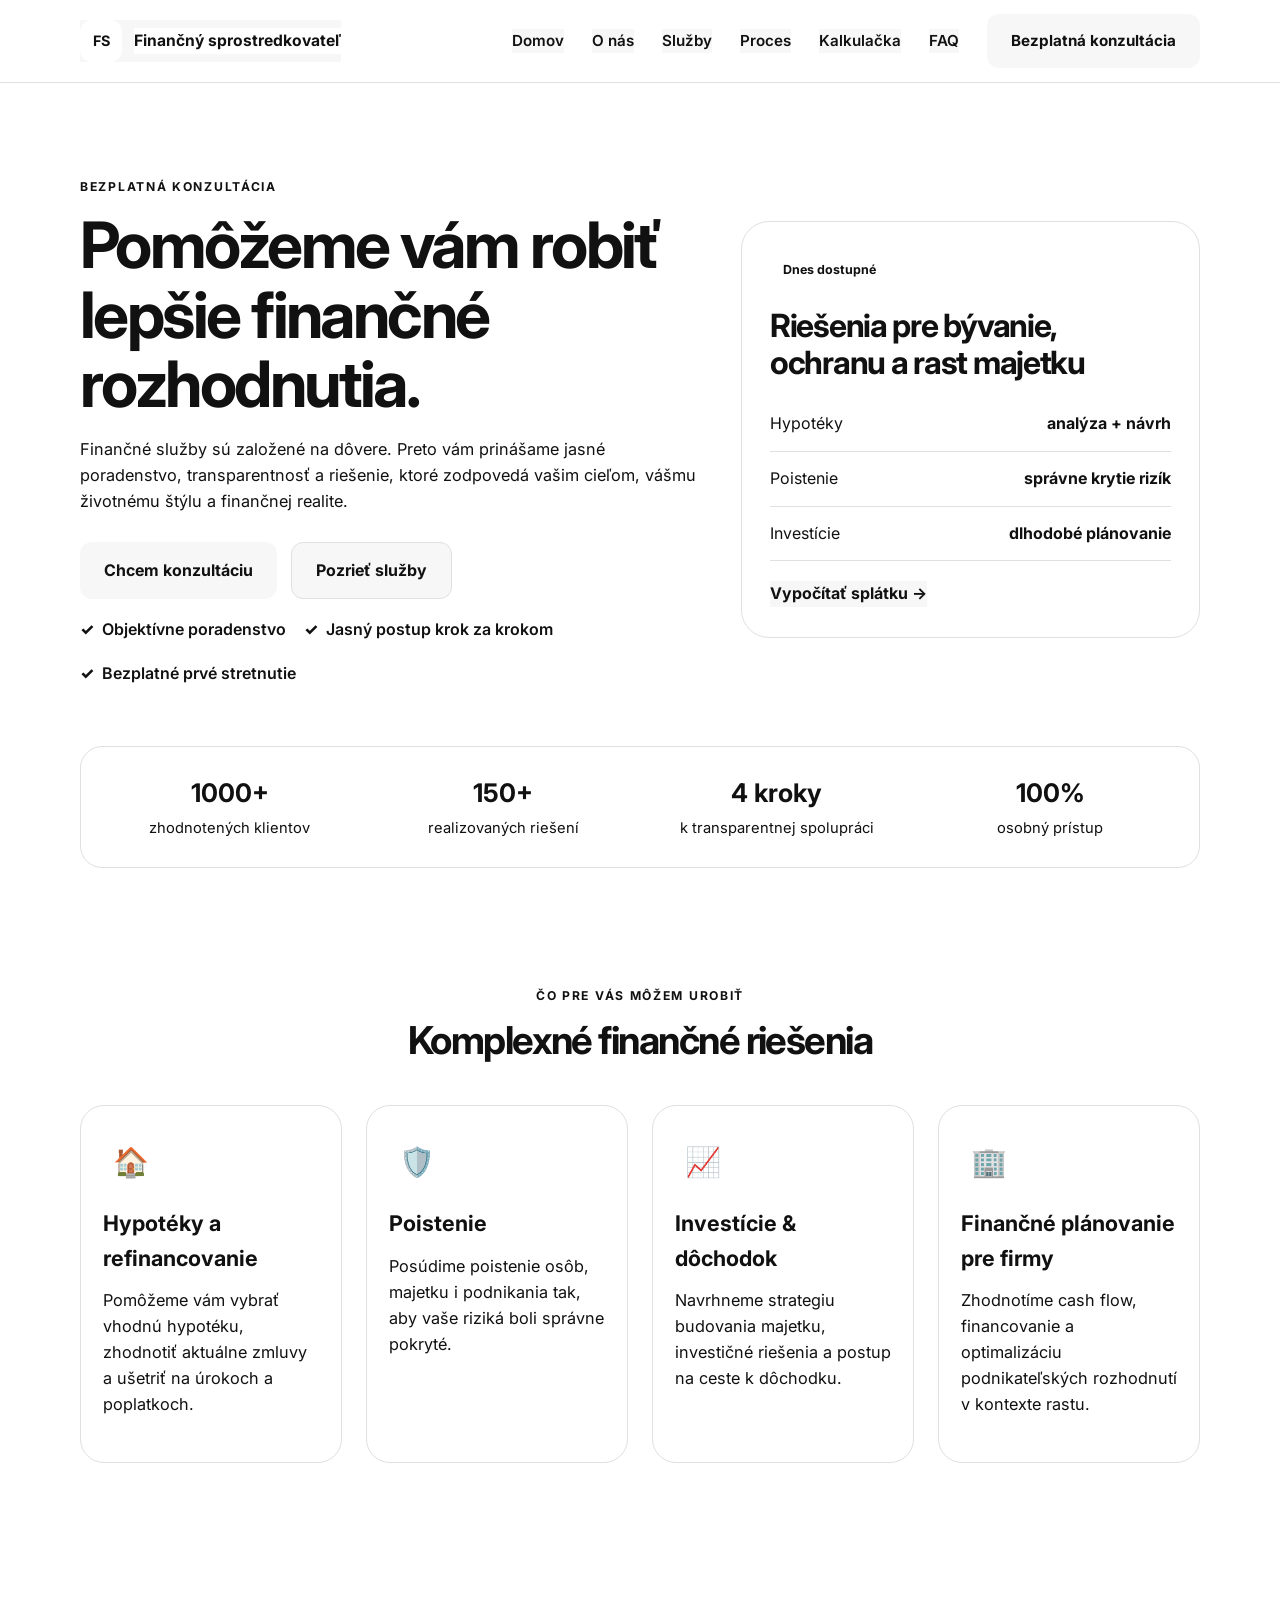
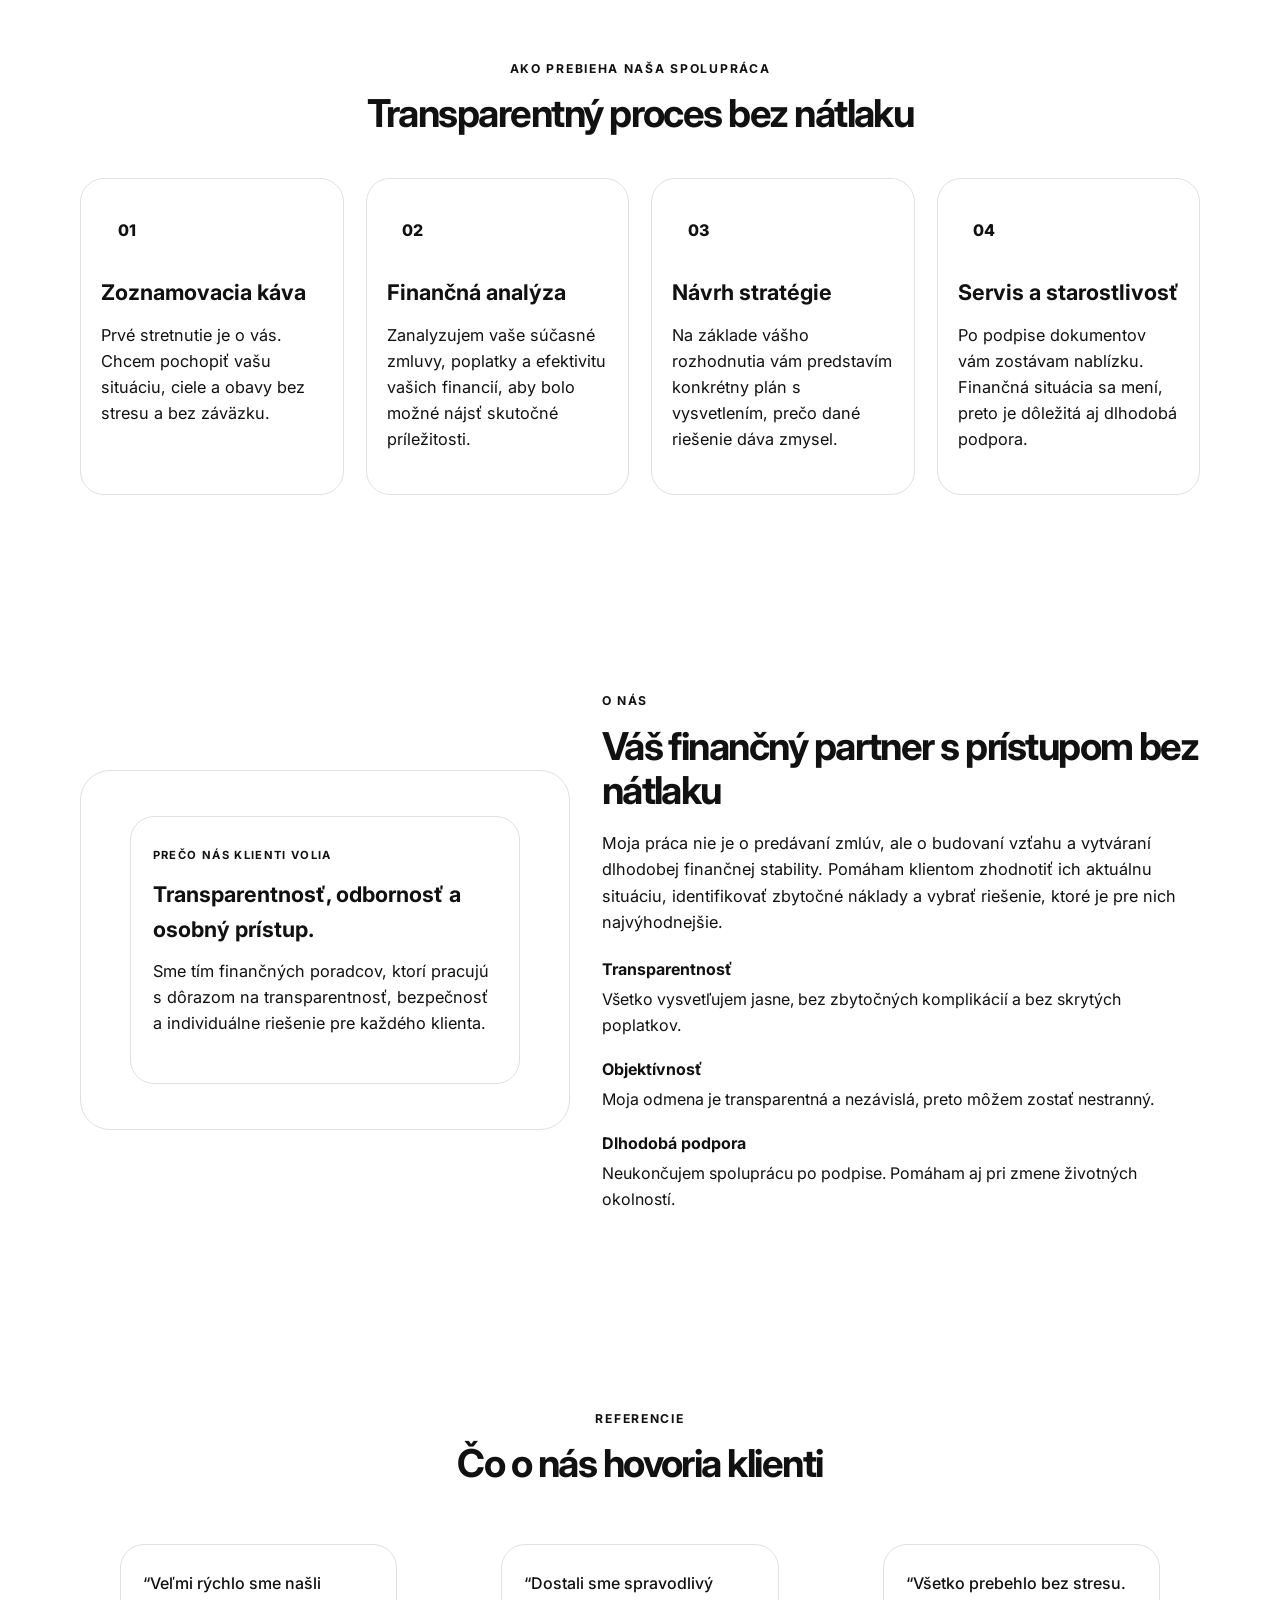
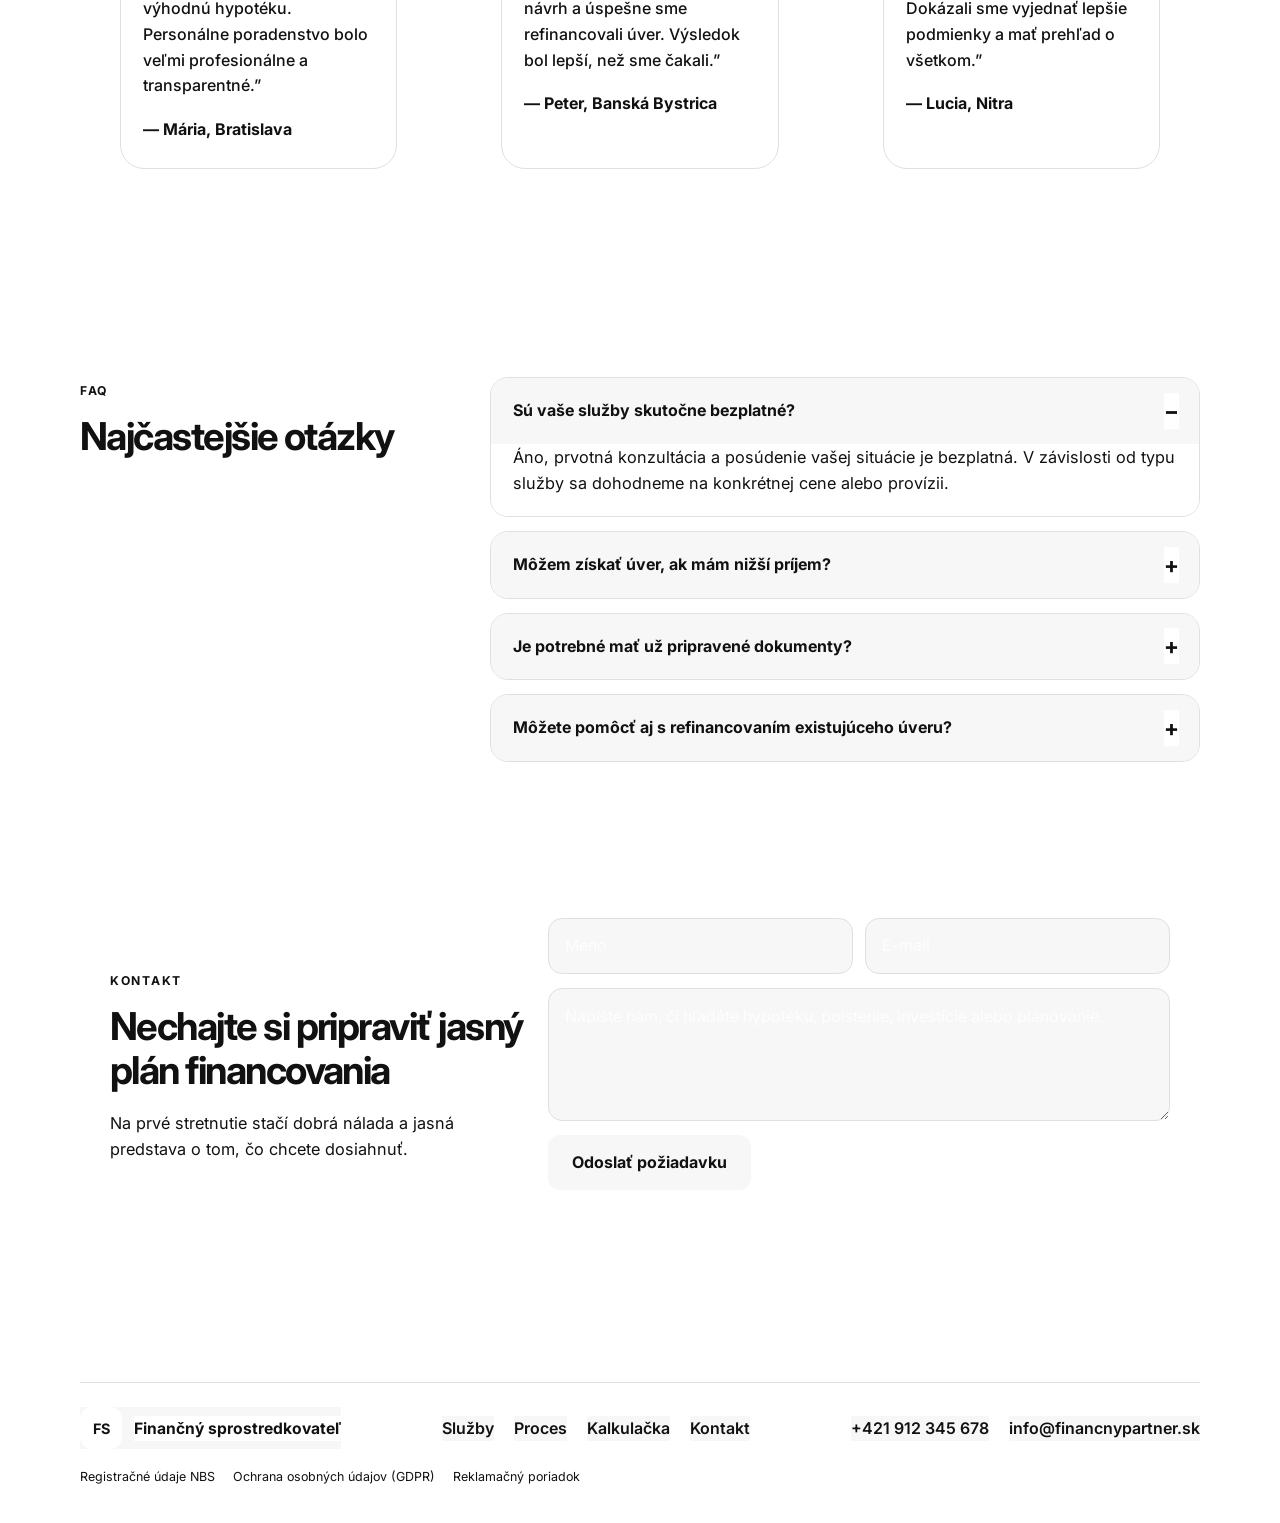
<file: index.backup.html>
<!DOCTYPE html>
<html lang="sk">
  <head>
    <meta charset="UTF-8" />
    <meta name="viewport" content="width=device-width, initial-scale=1.0" />
    <title>Finančný sprostredkovateľ | Riešenia pre vaše financie</title>
    <meta
      name="description"
      content="Finančný sprostredkovateľ pre hypotéky, osobné úvery, refinancovanie a poistenie. Rýchle a bezpečné riešenia na mieru."
    />
    <link rel="preconnect" href="https://fonts.googleapis.com" />
    <link rel="preconnect" href="https://fonts.gstatic.com" crossorigin />
    <link
      href="https://fonts.googleapis.com/css2?family=Inter:wght@400;500;600;700;800&display=swap"
      rel="stylesheet"
    />
    <link rel="stylesheet" href="styles.backup.css" />
  </head>
  <body>
    <header class="site-header">
      <div class="container nav-wrap">
        <a href="#top" class="brand" aria-label="Domov">
          <span class="brand-mark">FS</span>
          <span class="brand-text">Finančný sprostredkovateľ</span>
        </a>

        <button class="nav-toggle" aria-label="Otvoriť menu" aria-expanded="false">
          <span></span>
          <span></span>
          <span></span>
        </button>

        <nav class="main-nav" aria-label="Hlavná navigácia">
          <a href="#top">Domov</a>
          <a href="#o-nas">O nás</a>
          <a href="#sluzby">Služby</a>
          <a href="#proces">Proces</a>
          <a href="#sluzby">Kalkulačka</a>
          <a href="#faq">FAQ</a>
          <a href="#kontakt" class="nav-cta">Bezplatná konzultácia</a>
        </nav>
      </div>
    </header>

    <main id="top">
      <section class="hero">
        <div class="container hero-grid">
          <div class="hero-copy">
            <span class="eyebrow">Bezplatná konzultácia</span>
            <h1>Pomôžeme vám robiť lepšie finančné rozhodnutia.</h1>
            <p>
              Finančné služby sú založené na dôvere. Preto vám prinášame jasné poradenstvo,
              transparentnosť a riešenie, ktoré zodpovedá vašim cieľom, vášmu životnému štýlu
              a finančnej realite.
            </p>

            <div class="hero-actions">
              <a href="#kontakt" class="btn btn-primary">Chcem konzultáciu</a>
              <a href="#sluzby" class="btn btn-secondary">Pozrieť služby</a>
            </div>

            <ul class="hero-points">
              <li>Objektívne poradenstvo</li>
              <li>Jasný postup krok za krokom</li>
              <li>Bezplatné prvé stretnutie</li>
            </ul>
          </div>

          <div class="hero-card">
            <div class="card-badge">Dnes dostupné</div>
            <h2>Riešenia pre bývanie, ochranu a rast majetku</h2>
            <div class="mini-stat">
              <span>Hypotéky</span>
              <strong>analýza + návrh</strong>
            </div>
            <div class="mini-stat">
              <span>Poistenie</span>
              <strong>správne krytie rizík</strong>
            </div>
            <div class="mini-stat">
              <span>Investície</span>
              <strong>dlhodobé plánovanie</strong>
            </div>
            <a href="#sluzby" class="text-link">Vypočítať splátku →</a>
          </div>
        </div>
      </section>

      <section class="trust-bar">
        <div class="container trust-grid">
          <div>
            <strong>1000+</strong>
            <span>zhodnotených klientov</span>
          </div>
          <div>
            <strong>150+</strong>
            <span>realizovaných riešení</span>
          </div>
          <div>
            <strong>4 kroky</strong>
            <span>k transparentnej spolupráci</span>
          </div>
          <div>
            <strong>100%</strong>
            <span>osobný prístup</span>
          </div>
        </div>
      </section>

      <section class="section" id="sluzby">
        <div class="container">
          <div class="section-heading">
            <span class="eyebrow">Čo pre vás môžem urobiť</span>
            <h2>Komplexné finančné riešenia</h2>
          </div>

          <div class="card-grid four-col">
            <article class="feature-card">
              <div class="icon">🏠</div>
              <h3>Hypotéky a refinancovanie</h3>
              <p>
                Pomôžeme vám vybrať vhodnú hypotéku, zhodnotiť aktuálne zmluvy a ušetriť na úrokoch
                a poplatkoch.
              </p>
            </article>

            <article class="feature-card">
              <div class="icon">🛡️</div>
              <h3>Poistenie</h3>
              <p>
                Posúdime poistenie osôb, majetku i podnikania tak, aby vaše riziká boli správne pokryté.
              </p>
            </article>

            <article class="feature-card">
              <div class="icon">📈</div>
              <h3>Investície & dôchodok</h3>
              <p>
                Navrhneme strategiu budovania majetku, investičné riešenia a postup na ceste k dôchodku.
              </p>
            </article>

            <article class="feature-card">
              <div class="icon">🏢</div>
              <h3>Finančné plánovanie pre firmy</h3>
              <p>
                Zhodnotíme cash flow, financovanie a optimalizáciu podnikateľských rozhodnutí v kontexte rastu.
              </p>
            </article>
          </div>
        </div>
      </section>

      <section class="section alt" id="proces">
        <div class="container">
          <div class="section-heading">
            <span class="eyebrow">Ako prebieha naša spolupráca</span>
            <h2>Transparentný proces bez nátlaku</h2>
          </div>

          <div class="steps-grid">
            <div class="step-card">
              <span class="step-number">01</span>
              <h3>Zoznamovacia káva</h3>
              <p>Prvé stretnutie je o vás. Chcem pochopiť vašu situáciu, ciele a obavy bez stresu a bez záväzku.</p>
            </div>
            <div class="step-card">
              <span class="step-number">02</span>
              <h3>Finančná analýza</h3>
              <p>Zanalyzujem vaše súčasné zmluvy, poplatky a efektivitu vašich financií, aby bolo možné nájsť skutočné príležitosti.</p>
            </div>
            <div class="step-card">
              <span class="step-number">03</span>
              <h3>Návrh stratégie</h3>
              <p>Na základe vášho rozhodnutia vám predstavím konkrétny plán s vysvetlením, prečo dané riešenie dáva zmysel.</p>
            </div>
            <div class="step-card">
              <span class="step-number">04</span>
              <h3>Servis a starostlivosť</h3>
              <p>Po podpise dokumentov vám zostávam nablízku. Finančná situácia sa mení, preto je dôležitá aj dlhodobá podpora.</p>
            </div>
          </div>
        </div>
      </section>

      <!-- Kalkulačka sekcia odstránená v backup verzii na testovanie -->

      <section class="section alt" id="o-nas">
        <div class="container about-grid">
          <div class="about-visual">
            <div class="visual-card">
              <span class="small-title">Prečo nás klienti volia</span>
              <h3>Transparentnosť, odbornosť a osobný prístup.</h3>
              <p>
                Sme tím finančných poradcov, ktorí pracujú s dôrazom na transparentnosť, bezpečnosť a
                individuálne riešenie pre každého klienta.
              </p>
            </div>
          </div>

          <div class="about-content">
            <span class="eyebrow">O nás</span>
            <h2>Váš finančný partner s prístupom bez nátlaku</h2>
            <p>
              Moja práca nie je o predávaní zmlúv, ale o budovaní vzťahu a vytváraní dlhodobej
              finančnej stability. Pomáham klientom zhodnotiť ich aktuálnu situáciu, identifikovať
              zbytočné náklady a vybrať riešenie, ktoré je pre nich najvýhodnejšie.
            </p>
            <div class="feature-list">
              <div>
                <strong>Transparentnosť</strong>
                <span>Všetko vysvetľujem jasne, bez zbytočných komplikácií a bez skrytých poplatkov.</span>
              </div>
              <div>
                <strong>Objektívnosť</strong>
                <span>Moja odmena je transparentná a nezávislá, preto môžem zostať nestranný.</span>
              </div>
              <div>
                <strong>Dlhodobá podpora</strong>
                <span>Neukončujem spoluprácu po podpise. Pomáham aj pri zmene životných okolností.</span>
              </div>
            </div>
          </div>
        </div>
      </section>

      <section class="section">
        <div class="container">
          <div class="section-heading">
            <span class="eyebrow">Referencie</span>
            <h2>Čo o nás hovoria klienti</h2>
          </div>

          <div class="card-grid three-col">
            <blockquote class="testimonial-card">
              “Veľmi rýchlo sme našli výhodnú hypotéku. Personálne poradenstvo bolo veľmi profesionálne a
              transparentné.”
              <footer>— Mária, Bratislava</footer>
            </blockquote>
            <blockquote class="testimonial-card">
              “Dostali sme spravodlivý návrh a úspešne sme refinancovali úver. Výsledok bol lepší, než sme
              čakali.”
              <footer>— Peter, Banská Bystrica</footer>
            </blockquote>
            <blockquote class="testimonial-card">
              “Všetko prebehlo bez stresu. Dokázali sme vyjednať lepšie podmienky a mať prehľad o všetkom.”
              <footer>— Lucia, Nitra</footer>
            </blockquote>
          </div>
        </div>
      </section>

      <section class="section alt" id="faq">
        <div class="container faq-wrap">
          <div class="section-heading left">
            <span class="eyebrow">FAQ</span>
            <h2>Najčastejšie otázky</h2>
          </div>

          <div class="faq-list">
            <div class="faq-item active">
              <button class="faq-question" type="button">
                Sú vaše služby skutočne bezplatné?
              </button>
              <div class="faq-answer">
                <p>Áno, prvotná konzultácia a posúdenie vašej situácie je bezplatná. V závislosti od typu služby sa
                dohodneme na konkrétnej cene alebo provízii.</p>
              </div>
            </div>

            <div class="faq-item">
              <button class="faq-question" type="button">
                Môžem získať úver, ak mám nižší príjem?
              </button>
              <div class="faq-answer">
                <p>Rovnako ako pri každom úvere, aj tu záleží na vašej celkovej finančnej situácii a stabilite.
                Pomôžeme vám zhodnotiť reálne možnosti a navrhnúť vhodné riešenie.</p>
              </div>
            </div>

            <div class="faq-item">
              <button class="faq-question" type="button">
                Je potrebné mať už pripravené dokumenty?
              </button>
              <div class="faq-answer">
                <p>Nie je to povinné, ale aby sme proces urýchlili, je vhodné mať po ruke doklady o príjmoch,
                majetku a dlhodobých záväzkoch.</p>
              </div>
            </div>

            <div class="faq-item">
              <button class="faq-question" type="button">
                Môžete pomôcť aj s refinancovaním existujúceho úveru?
              </button>
              <div class="faq-answer">
                <p>Áno, pomôžeme vám preskúmať aktuálnu zmluvu a nájsť výhodnejšie riešenie, ktoré môže znížiť
                mesačné náklady alebo dobu splácania.</p>
              </div>
            </div>
          </div>
        </div>
      </section>

      <section class="section cta-section" id="kontakt">
        <div class="container cta-box">
          <div>
            <span class="eyebrow">Kontakt</span>
            <h2>Nechajte si pripraviť jasný plán financovania</h2>
            <p>Na prvé stretnutie stačí dobrá nálada a jasná predstava o tom, čo chcete dosiahnuť.</p>
          </div>

          <form class="contact-form" id="contactForm">
            <div class="field-row">
              <input type="text" name="name" placeholder="Meno" required />
              <input type="email" name="email" placeholder="E-mail" required />
            </div>
            <textarea name="message" placeholder="Napíšte nám, či hľadáte hypotéku, poistenie, investície alebo plánovanie." rows="4" required></textarea>
            <button type="submit" class="btn btn-primary">Odoslať požiadavku</button>
            <p class="form-success" aria-live="polite"></p>
          </form>
        </div>
      </section>
    </main>

    <footer class="site-footer">
      <div class="container footer-wrap">
        <div>
          <a href="#top" class="brand footer-brand">
            <span class="brand-mark">FS</span>
            <span class="brand-text">Finančný sprostredkovateľ</span>
          </a>
        </div>

        <div class="footer-links">
          <a href="#sluzby">Služby</a>
          <a href="#proces">Proces</a>
          <a href="#sluzby">Kalkulačka</a>
          <a href="#kontakt">Kontakt</a>
        </div>

        <div class="footer-contact">
          <a href="tel:+421912345678">+421 912 345 678</a>
          <a href="mailto:info@financnypartner.sk">info@financnypartner.sk</a>
        </div>
      </div>

      <div class="container footer-info">
        <span>Registračné údaje NBS</span>
        <span>Ochrana osobných údajov (GDPR)</span>
        <span>Reklamačný poriadok</span>
      </div>
    </footer>

    <script src="script.js"></script>
  </body>
</html>
</file>
<file: styles.css>
:root {
  --bg: #ffffff;
  --bg-soft: #fff5f5;
  --surface: rgba(255, 255, 255, 0.94);
  --surface-alt: #fffafa;
  --primary: #c62828;
  --primary-soft: #ef5350;
  --primary-deep: #8e1b1b;
  --secondary: #b71c1c;
  --text: #241212;
  --muted: #6f4b4b;
  --border: rgba(198, 40, 40, 0.22);
  --shadow: 0 26px 60px rgba(2, 6, 14, 0.45);
}

* {
  box-sizing: border-box;
}

html {
  scroll-behavior: smooth;
}

body {
  margin: 0;
  font-family: "Inter", sans-serif;
  background:
    radial-gradient(circle at top left, rgba(198, 40, 40, 0.1), transparent 25%),
    linear-gradient(180deg, #ffffff 0%, #fff7f7 100%);
  color: var(--text);
  line-height: 1.6;
}

a {
  color: inherit;
  text-decoration: none;
}

img {
  max-width: 100%;
  display: block;
}

button,
input,
textarea {
  font: inherit;
}

.container {
  width: min(1180px, calc(100% - 32px));
  margin: 0 auto;
}

.section {
  padding: 96px 0;
}

.section.alt {
  background: #fff7f7;
}

.eyebrow {
  display: inline-block;
  margin-bottom: 14px;
  font-size: 0.76rem;
  font-weight: 700;
  letter-spacing: 0.14em;
  text-transform: uppercase;
  color: var(--primary-soft);
}

h1,
h2,
h3,
p {
  margin-top: 0;
}

h1,
h2,
h3 {
  font-family: "Cormorant Garamond", serif;
  letter-spacing: -0.03em;
}

h1 {
  font-size: clamp(3.1rem, 5vw, 5rem);
  line-height: 0.95;
  margin-bottom: 18px;
}

h2 {
  font-size: clamp(2.5rem, 3vw, 3.4rem);
  line-height: 1;
  margin-bottom: 18px;
}

h3 {
  font-size: 1.55rem;
  margin-bottom: 12px;
}

p {
  color: var(--muted);
  font-size: 1.04rem;
}

.site-header {
  position: sticky;
  top: 0;
  z-index: 20;
  backdrop-filter: blur(14px);
  background: rgba(255, 255, 255, 0.9);
  border-bottom: 1px solid rgba(198, 40, 40, 0.2);
}

.nav-wrap {
  display: flex;
  align-items: center;
  justify-content: space-between;
  min-height: 82px;
}

.brand {
  display: inline-flex;
  align-items: center;
  gap: 12px;
  font-weight: 700;
}

.brand-mark {
  display: grid;
  place-items: center;
  width: 42px;
  height: 42px;
  border-radius: 12px;
  background: linear-gradient(135deg, var(--primary-soft), var(--primary));
  box-shadow: 0 14px 26px rgba(198, 40, 40, 0.22);
  color: #ffffff;
  font-size: 0.9rem;
}

.brand-text {
  font-size: 0.98rem;
  color: var(--text);
}

.main-nav {
  display: flex;
  align-items: center;
  gap: 28px;
  font-size: 0.95rem;
  font-weight: 600;
  color: var(--text);
}

.main-nav a {
  position: relative;
  color: rgba(36, 18, 18, 0.85);
}

.main-nav a:not(.nav-cta)::after {
  content: "";
  position: absolute;
  left: 0;
  bottom: -8px;
  width: 100%;
  height: 2px;
  background: var(--primary);
  transform: scaleX(0);
  transform-origin: center;
  transition: transform 0.2s ease;
}

.main-nav a:hover::after,
.main-nav a:focus-visible::after {
  transform: scaleX(1);
}

.nav-cta,
.btn {
  display: inline-flex;
  align-items: center;
  justify-content: center;
  border-radius: 12px;
  padding: 0.92rem 1.5rem;
  font-weight: 700;
  transition: transform 0.2s ease, box-shadow 0.2s ease;
}

.nav-cta,
.btn-primary {
  background: linear-gradient(135deg, var(--primary-soft), var(--primary));
  color: #ffffff;
  box-shadow: 0 18px 30px rgba(198, 40, 40, 0.2);
}

.btn-secondary {
  background: rgba(255, 255, 255, 0.04);
  border: 1px solid var(--border);
  color: var(--text);
}

.nav-cta:hover,
.btn:hover {
  transform: translateY(-1px);
}

.nav-toggle {
  display: none;
  background: transparent;
  border: 0;
  width: 42px;
  height: 42px;
  padding: 0;
  cursor: pointer;
}

.nav-toggle span {
  display: block;
  width: 24px;
  height: 2px;
  margin: 5px auto;
  background: var(--text);
}

.hero {
  padding: 100px 0 70px;
}

.hero-grid {
  display: grid;
  grid-template-columns: 1.15fr 0.85fr;
  gap: 40px;
  align-items: center;
}

.hero-copy {
  max-width: 620px;
}

.hero-actions {
  display: flex;
  flex-wrap: wrap;
  gap: 14px;
  margin: 28px 0 18px;
}

.hero-points {
  list-style: none;
  display: flex;
  flex-wrap: wrap;
  gap: 18px;
  padding: 0;
  margin: 0;
  color: var(--text);
  font-weight: 600;
}

.hero-points li::before {
  content: "✓";
  color: var(--primary-soft);
  margin-right: 8px;
  font-weight: 800;
}

.hero-card {
  padding: 30px 28px;
  background: linear-gradient(180deg, #ffffff 0%, #fff7f7 100%);
  border: 1px solid var(--border);
  border-radius: 28px;
  box-shadow: var(--shadow);
}

.card-badge {
  display: inline-flex;
  background: rgba(198, 40, 40, 0.08);
  color: var(--primary-soft);
  border: 1px solid rgba(198, 40, 40, 0.22);
  border-radius: 999px;
  padding: 0.5rem 0.8rem;
  font-size: 0.78rem;
  font-weight: 700;
}

.hero-card h2 {
  margin-top: 20px;
  margin-bottom: 16px;
  font-size: 2.2rem;
  color: var(--text);
}

.mini-stat {
  display: flex;
  align-items: center;
  justify-content: space-between;
  padding: 14px 0;
  border-bottom: 1px solid rgba(198, 40, 40, 0.12);
}

.mini-stat span {
  color: var(--muted);
}

.mini-stat strong {
  color: var(--text);
}

.text-link {
  display: inline-block;
  margin-top: 20px;
  color: var(--primary-soft);
  font-weight: 700;
}

.trust-bar {
  padding: 0 0 18px;
}

.trust-grid {
  display: grid;
  grid-template-columns: repeat(4, minmax(0, 1fr));
  gap: 20px;
  background: #ffffff;
  border: 1px solid var(--border);
  border-radius: 22px;
  padding: 28px 22px;
  box-shadow: var(--shadow);
}

.trust-grid div {
  display: flex;
  flex-direction: column;
  gap: 3px;
  text-align: center;
}

.trust-grid strong {
  font-size: clamp(1.2rem, 2vw, 1.9rem);
  color: var(--primary-soft);
}

.trust-grid span {
  color: var(--muted);
  font-size: 0.92rem;
}

.section-heading {
  max-width: 620px;
  margin: 0 auto 42px;
  text-align: center;
}

.section-heading.left {
  margin: 0 0 30px;
  text-align: left;
}

.card-grid {
  display: grid;
  gap: 24px;
}

.four-col {
  grid-template-columns: repeat(4, minmax(0, 1fr));
}

.three-col {
  grid-template-columns: repeat(3, minmax(0, 1fr));
}

.feature-card,
.step-card,
.testimonial-card,
.visual-card,
.calculator-panel {
  background: #ffffff;
  border: 1px solid var(--border);
  border-radius: 24px;
  box-shadow: var(--shadow);
}

.feature-card {
  padding: 28px 22px;
}

.feature-card h3,
.step-card h3,
.visual-card h3 {
  color: var(--text);
}

.icon {
  display: inline-grid;
  place-items: center;
  width: 56px;
  height: 56px;
  border-radius: 16px;
  background: rgba(198, 40, 40, 0.08);
  border: 1px solid rgba(198, 40, 40, 0.2);
  font-size: 1.8rem;
  margin-bottom: 16px;
}

.steps-grid {
  display: grid;
  grid-template-columns: repeat(4, minmax(0, 1fr));
  gap: 22px;
}

.step-card {
  padding: 26px 20px;
}

.step-number {
  display: inline-flex;
  align-items: center;
  justify-content: center;
  width: 52px;
  height: 52px;
  border-radius: 50%;
  background: rgba(198, 40, 40, 0.08);
  color: var(--primary-soft);
  font-weight: 800;
  margin-bottom: 18px;
}

.calculator-wrap {
  display: grid;
  grid-template-columns: 0.9fr 1.1fr;
  gap: 30px;
  align-items: center;
}

.check-list {
  list-style: none;
  padding: 0;
  display: grid;
  gap: 12px;
  margin: 24px 0 0;
  color: var(--text);
  font-weight: 600;
}

.check-list li::before {
  content: "•";
  color: var(--secondary);
  margin-right: 10px;
  font-size: 1.5rem;
}

.calculator-panel {
  padding: 28px;
}

.calculator-shell {
  display: grid;
  gap: 18px;
}

.calculator-tabs {
  display: flex;
  flex-wrap: wrap;
  gap: 10px;
  margin-bottom: 4px;
}

.calculator-tab {
  border: 1px solid var(--border);
  background: rgba(255, 255, 255, 0.03);
  color: var(--muted);
  border-radius: 999px;
  padding: 0.6rem 0.9rem;
  font-weight: 700;
  cursor: pointer;
  transition: all 0.2s ease;
}

.calculator-tab.active {
  background: linear-gradient(135deg, var(--primary-soft), var(--primary));
  color: #ffffff;
  border-color: transparent;
}

.calculator-variant {
  display: none;
}

.calculator-variant.active {
  display: block;
}

.calculator-panel label {
  display: block;
  margin-bottom: 22px;
  color: var(--text);
  font-weight: 600;
}

.input-row {
  margin-top: 10px;
  display: grid;
  grid-template-columns: 1fr auto;
  gap: 16px;
  align-items: center;
}

input[type="range"] {
  width: 100%;
  accent-color: var(--primary);
}

#loanAmountValue,
#loanTermValue,
#interestRateValue {
  min-width: 110px;
  text-align: right;
  font-size: 0.95rem;
  color: var(--primary);
}

.calculator-results {
  display: grid;
  grid-template-columns: repeat(2, minmax(0, 1fr));
  gap: 18px;
  margin-top: 18px;
  padding-top: 20px;
  border-top: 1px solid var(--border);
}

.calculator-results div {
  display: flex;
  flex-direction: column;
  gap: 8px;
  background: var(--surface-alt);
  padding: 18px 16px;
  border-radius: 16px;
}

.calculator-results span {
  color: var(--muted);
  font-size: 0.84rem;
}

.calculator-results strong {
  font-size: clamp(1.1rem, 2vw, 1.7rem);
}

.about-grid {
  display: grid;
  grid-template-columns: 0.9fr 1.1fr;
  gap: 32px;
  align-items: center;
}

.about-visual {
  min-height: 360px;
  display: grid;
  place-items: center;
  background: linear-gradient(135deg, rgba(198, 40, 40, 0.08), rgba(198, 40, 40, 0.04));
  border-radius: 30px;
  border: 1px solid var(--border);
}

.visual-card {
  width: min(100%, 390px);
  padding: 30px 22px;
  background: #ffffff;
}

.small-title {
  display: block;
  margin-bottom: 12px;
  color: var(--primary-soft);
  font-weight: 700;
  text-transform: uppercase;
  letter-spacing: 0.12em;
  font-size: 0.7rem;
}

.feature-list {
  display: grid;
  gap: 18px;
  margin-top: 22px;
}

.feature-list div {
  display: flex;
  flex-direction: column;
  gap: 5px;
}

.testimonial-card {
  position: relative;
  padding: 26px 22px;
  font-size: 1rem;
  font-weight: 500;
  color: var(--text);
}

.testimonial-card footer {
  margin-top: 18px;
  color: var(--primary);
  font-weight: 700;
}

.faq-wrap {
  display: grid;
  grid-template-columns: 0.7fr 1.3fr;
  gap: 28px;
  align-items: start;
}

.faq-list {
  display: grid;
  gap: 14px;
}

.faq-item {
  background: #ffffff;
  border: 1px solid var(--border);
  border-radius: 18px;
  overflow: hidden;
}

.faq-question {
  width: 100%;
  background: transparent;
  padding: 20px 22px;
  border: 0;
  text-align: left;
  font-weight: 700;
  color: var(--text);
  cursor: pointer;
  position: relative;
}

.faq-question::after {
  content: "+";
  position: absolute;
  right: 20px;
  top: 50%;
  transform: translateY(-50%);
  color: var(--primary-soft);
  font-size: 1.4rem;
}

.faq-item.active .faq-question::after {
  content: "−";
}

.faq-answer {
  max-height: 0;
  overflow: hidden;
  transition: max-height 0.25s ease;
}

.faq-item.active .faq-answer {
  max-height: 180px;
}

.faq-answer p {
  padding: 0 22px 20px;
  margin: 0;
}

.cta-section {
  padding-top: 30px;
}

.blog-grid {
  margin-top: 6px;
}

.blog-show-more-wrap {
  display: flex;
  justify-content: center;
  margin-top: 24px;
}

.blog-toggle-button {
  border: 1px solid rgba(198, 40, 40, 0.2);
  background: #ffffff;
  color: var(--primary);
  border-radius: 999px;
  padding: 0.8rem 1.4rem;
  font-weight: 700;
  cursor: pointer;
  transition: transform 0.2s ease, border-color 0.2s ease, box-shadow 0.2s ease;
}

.blog-toggle-button:hover,
.blog-toggle-button:focus-visible {
  transform: translateY(-1px);
  border-color: rgba(198, 40, 40, 0.38);
  box-shadow: 0 10px 20px rgba(10, 16, 24, 0.25);
}

.blog-card {
  display: flex;
  flex-direction: column;
  min-height: 100%;
  background: #ffffff;
  border: 1px solid var(--border);
  border-radius: 22px;
  overflow: hidden;
  box-shadow: var(--shadow);
}

.blog-card-top {
  padding: 22px 22px 12px;
}

.blog-tag {
  display: inline-flex;
  padding: 0.4rem 0.7rem;
  border-radius: 999px;
  background: rgba(198, 40, 40, 0.08);
  border: 1px solid rgba(198, 40, 40, 0.16);
  color: var(--primary-soft);
  font-size: 0.72rem;
  font-weight: 700;
  text-transform: uppercase;
  letter-spacing: 0.08em;
}

.blog-card h3 {
  margin-top: 14px;
  margin-bottom: 10px;
  color: var(--text);
}

.blog-meta {
  font-size: 0.78rem;
  color: var(--muted);
  margin-bottom: 12px;
}

.blog-card p {
  margin: 0;
  color: var(--muted);
}

.blog-card-bottom {
  display: flex;
  justify-content: space-between;
  align-items: center;
  gap: 12px;
  padding: 16px 22px 22px;
  margin-top: auto;
}

.read-more {
  border: 0;
  background: transparent;
  color: var(--primary-soft);
  font-weight: 700;
  cursor: pointer;
}

.article-modal {
  position: fixed;
  inset: 0;
  background: rgba(8, 14, 22, 0.78);
  display: flex;
  align-items: center;
  justify-content: center;
  padding: 24px;
  z-index: 60;
}

.hidden {
  display: none !important;
}

.article-modal-content {
  position: relative;
  width: min(760px, 100%);
  background: #fff7f7;
  border: 1px solid var(--border);
  border-radius: 22px;
  box-shadow: var(--shadow);
}

.article-close {
  position: absolute;
  top: 14px;
  right: 14px;
  width: 36px;
  height: 36px;
  border-radius: 50%;
  border: 1px solid var(--border);
  background: rgba(255, 255, 255, 0.02);
  color: var(--text);
  cursor: pointer;
  font-size: 1.5rem;
}

.article-modal-content {
  max-height: 80vh;
  overflow: auto;
  padding: 28px 24px 18px;
}

.article-content-body {
  color: var(--text);
  line-height: 1.8;
}

.article-content-body h2 {
  margin-bottom: 14px;
}

.article-content-body p {
  color: var(--muted);
  margin-bottom: 16px;
}

.article-content-body .article-category {
  display: inline-block;
  margin-bottom: 12px;
  padding: 0.35rem 0.7rem;
  border-radius: 999px;
  background: rgba(198, 40, 40, 0.08);
  color: var(--primary-soft);
  font-size: 0.72rem;
  font-weight: 700;
  letter-spacing: 0.08em;
  text-transform: uppercase;
}

.cta-box {
  display: grid;
  grid-template-columns: 0.8fr 1.2fr;
  gap: 24px;
  align-items: center;
  background: linear-gradient(135deg, #fff4f4 0%, #ffffff 100%);
  color: var(--text);
  border: 1px solid rgba(198, 40, 40, 0.26);
  border-radius: 32px;
  padding: 30px;
  box-shadow: 0 24px 50px rgba(2, 6, 14, 0.5);
}

.cta-box .eyebrow,
.cta-box h2,
.cta-box p {
  color: var(--text);
}

.quick-contact {
  margin-top: 24px;
  padding: 20px 22px;
  border: 1px solid var(--border);
  border-radius: 18px;
  background: #ffffff;
}

.quick-contact h3 {
  margin: 0 0 12px;
  color: var(--text);
  font-family: var(--font-display);
  font-size: 1.15rem;
}

.quick-contact-row {
  display: grid;
  grid-template-columns: 92px 1fr;
  gap: 12px;
  padding: 10px 0;
  border-bottom: 1px solid var(--border);
  color: var(--text);
  font-size: 0.92rem;
}

.quick-contact-row:last-child {
  border-bottom: 0;
  padding-bottom: 0;
}

.quick-contact-row > span:first-child {
  color: var(--primary-soft);
  font-size: 0.72rem;
  font-weight: 700;
  letter-spacing: 0.08em;
  text-transform: uppercase;
}

.quick-contact-row a {
  color: var(--text);
  text-decoration: none;
}

.quick-contact-row a:hover {
  color: var(--primary-soft);
}

.contact-form {
  display: grid;
  gap: 14px;
}

.field-row {
  display: grid;
  grid-template-columns: repeat(2, minmax(0, 1fr));
  gap: 12px;
}

.contact-form input,
.contact-form textarea,
.contact-form select {
  width: 100%;
  border: 1px solid var(--border);
  background: #ffffff;
  border-radius: 14px;
  color: var(--text);
  padding: 0.9rem 1rem;
}

.contact-form input::placeholder,
.contact-form textarea::placeholder,
.contact-form select {
  color: var(--muted);
}

.contact-form select option {
  color: #241212;
}

.service-fields {
  display: grid;
  gap: 12px;
}

.service-panel {
  display: grid;
  gap: 12px;
  padding: 16px;
  border: 1px solid var(--border);
  border-radius: 14px;
  background: #fff7f7;
}

.service-panel[hidden],
.service-progress[hidden] {
  display: none;
}

.service-panel-title {
  margin: 0;
  color: var(--primary-soft);
  font-size: 0.9rem;
  font-weight: 700;
}

.switch-row {
  display: flex;
  align-items: center;
  gap: 10px;
  color: var(--text);
  font-size: 0.88rem;
}

.switch-row input {
  width: 18px;
  height: 18px;
  accent-color: var(--primary);
}

.service-progress {
  padding: 10px 14px;
  border-left: 3px solid var(--primary);
  color: rgba(255, 255, 255, 0.75);
  font-size: 0.82rem;
}

.contact-form .btn-primary {
  width: fit-content;
  border: 0;
  cursor: pointer;
}

.form-honeypot {
  position: absolute;
  width: 1px !important;
  height: 1px;
  padding: 0 !important;
  opacity: 0;
  pointer-events: none;
}

.consent-row {
  display: flex;
  align-items: flex-start;
  gap: 10px;
  color: rgba(255, 255, 255, 0.82);
  font-size: 0.82rem;
  line-height: 1.45;
}

.consent-row input {
  width: 18px;
  min-width: 18px;
  height: 18px;
  margin: 2px 0 0;
  accent-color: var(--primary);
}

.consent-row a {
  color: var(--primary-soft);
  text-decoration: underline;
}

.consent-optional {
  color: rgba(255, 255, 255, 0.65);
}

.form-success {
  min-height: 24px;
  margin: 0;
  color: rgba(255, 255, 255, 0.9);
  font-weight: 600;
}

.site-footer {
  padding: 28px 0 36px;
}

.footer-wrap {
  display: flex;
  justify-content: space-between;
  align-items: center;
  gap: 20px;
  padding-top: 24px;
  border-top: 1px solid var(--border);
}

.legal-info-wrap {
  display: grid;
  grid-template-columns: repeat(4, minmax(0, 1fr));
  gap: 18px;
  margin-top: 24px;
}

.legal-info-block {
  padding: 18px 16px;
  border: 1px solid var(--border);
  border-radius: 16px;
  background: rgba(255, 255, 255, 0.02);
}

.legal-link {
  display: inline-block;
  margin-top: 8px;
  color: var(--primary-soft);
  font-weight: 700;
}

.privacy-page {
  padding: 90px 0 110px;
}

.privacy-heading {
  max-width: 760px;
  margin-bottom: 34px;
}

.privacy-heading h1 {
  margin-bottom: 16px;
}

.privacy-updated {
  font-size: 0.9rem;
}

.privacy-content {
  max-width: 900px;
  padding: 34px;
  border: 1px solid var(--border);
  border-radius: 18px;
  background: var(--surface);
  box-shadow: var(--shadow);
}

.privacy-content section + section {
  margin-top: 34px;
  padding-top: 28px;
  border-top: 1px solid var(--border);
}

.privacy-content h2 {
  margin-bottom: 12px;
  font-size: 2rem;
}

.privacy-content p,
.privacy-content li {
  color: var(--muted);
}

.privacy-content ul {
  padding-left: 22px;
}

.privacy-content li + li {
  margin-top: 10px;
}

.privacy-content a {
  color: var(--primary-soft);
}

.privacy-back {
  display: inline-flex;
  margin-top: 24px;
  color: var(--primary-soft);
  font-weight: 700;
}

.legal-info-block h4 {
  margin: 0 0 8px;
  color: var(--text);
  font-size: 0.95rem;
}

.legal-info-block p {
  margin: 0;
  font-size: 0.75rem;
  color: var(--muted);
}

.legal-grid {
  display: grid;
  grid-template-columns: repeat(2, minmax(0, 1fr));
  gap: 22px;
}

.legal-card {
  background: #ffffff;
  border: 1px solid var(--border);
  border-radius: 20px;
  padding: 22px 20px;
  box-shadow: var(--shadow);
}

.legal-card h3 {
  margin-bottom: 12px;
  color: var(--text);
}

.legal-card p,
.legal-card li {
  color: var(--muted);
  font-size: 0.96rem;
}

.legal-card ul {
  margin: 0;
  padding-left: 18px;
  display: grid;
  gap: 8px;
}

.footer-links,
.footer-contact {
  display: flex;
  align-items: center;
  gap: 20px;
  flex-wrap: wrap;
}

.footer-links a,
.footer-contact a {
  color: var(--muted);
  font-weight: 600;
}

.social-links {
  display: flex;
  align-items: center;
  gap: 8px;
}

.social-links a {
  display: grid;
  place-items: center;
  width: 38px;
  height: 38px;
  border: 1px solid var(--border);
  border-radius: 10px;
  color: var(--primary-soft);
  font-size: 0.75rem;
  font-weight: 800;
  letter-spacing: 0.02em;
  transition: transform 0.2s ease, background 0.2s ease, color 0.2s ease;
}

.social-links a:hover,
.social-links a:focus-visible {
  transform: translateY(-2px);
  background: var(--primary);
  color: #ffffff;
}

@media (max-width: 980px) {
  .hero-grid,
  .calculator-wrap,
  .about-grid,
  .faq-wrap,
  .cta-box {
    grid-template-columns: 1fr;
  }

  .four-col,
  .steps-grid,
  .three-col {
    grid-template-columns: repeat(2, minmax(0, 1fr));
  }

  .footer-wrap {
    flex-direction: column;
    align-items: flex-start;
  }
}

@media (max-width: 720px) {
  .main-nav {
    position: absolute;
    top: calc(100% + 12px);
    left: 16px;
    right: 16px;
    display: none;
    flex-direction: column;
    align-items: flex-start;
    background: rgba(255, 255, 255, 0.98);
    border: 1px solid var(--border);
    border-radius: 18px;
    box-shadow: var(--shadow);
    padding: 18px 16px;
  }

  .main-nav.open {
    display: flex;
  }

  .nav-toggle {
    display: block;
  }

  .four-col,
  .steps-grid,
  .three-col,
  .trust-grid,
  .field-row,
  .calculator-results {
    grid-template-columns: 1fr;
  }

  .hero {
    padding-top: 62px;
  }

  .section {
    padding: 72px 0;
  }

  .cta-box {
    padding: 22px 18px;
  }
}

.cta-section {
  background: transparent;
}

.cta-box {
  position: relative;
  grid-template-columns: minmax(240px, 0.72fr) minmax(0, 1.5fr);
  gap: 34px;
  max-width: 1140px;
  background: linear-gradient(135deg, #fff4f4 0%, #ffffff 100%);
  color: var(--text);
  border: 1px solid rgba(198, 40, 40, 0.26);
  border-radius: 28px;
  padding: 36px 34px;
  box-shadow: 0 24px 50px rgba(2, 6, 14, 0.5);
}

.cta-box .eyebrow,
.cta-box h2,
.cta-box p {
  color: var(--text);
}

.cta-box h2 {
  max-width: 360px;
  margin-bottom: 12px;
  font-size: clamp(2rem, 3vw, 3rem);
}

.cta-box > div:first-child > p {
  max-width: 390px;
  color: var(--muted);
}

.form-steps {
  position: relative;
  display: grid;
  gap: 18px;
  margin: 28px 0 24px;
}

.form-steps::before {
  content: "";
  position: absolute;
  top: 22px;
  bottom: 22px;
  left: 20px;
  width: 1px;
  background: var(--primary);
}

.form-step {
  position: relative;
  display: grid;
  grid-template-columns: 42px 1fr;
  gap: 12px;
  align-items: center;
}

.form-step-number {
  position: relative;
  z-index: 1;
  display: grid;
  place-items: center;
  width: 42px;
  height: 42px;
  border: 2px solid #f57c19;
  border-radius: 50%;
  background: #fff;
  color: #f57c19;
  font-weight: 800;
}

.form-step p {
  margin: 0;
  color: var(--muted);
  font-size: 0.92rem;
  line-height: 1.4;
}

.form-step strong {
  color: var(--text);
}

.quick-contact {
  margin-top: 24px;
  padding: 16px 18px;
  border: 1px solid var(--border);
  border-radius: 14px;
  background: #ffffff;
}

.quick-contact h3 {
  color: var(--text);
}

.quick-contact-row {
  border-bottom-color: var(--border);
  color: var(--text);
}

.quick-contact-row > span:first-child {
  color: var(--primary-soft);
}

.quick-contact-row a {
  color: var(--text);
}

.contact-form {
  gap: 14px;
  padding: 22px;
  border-radius: 18px;
  background: rgba(255, 255, 255, 0.72);
}

.contact-form input,
.contact-form textarea,
.contact-form select {
  border: 1px solid var(--border);
  border-radius: 11px;
  background: #ffffff;
  color: var(--text);
  padding: 0.88rem 1rem;
}

.contact-form input:focus,
.contact-form textarea:focus,
.contact-form select:focus {
  outline: 2px solid rgba(245, 124, 25, 0.3);
  border-color: var(--primary);
}

.contact-form input::placeholder,
.contact-form textarea::placeholder,
.contact-form select {
  color: var(--muted);
}

.service-panel {
  border-color: var(--border);
  background: #fff7f7;
}

.service-panel-title {
  color: var(--primary-soft);
}

.switch-row,
.consent-row {
  color: var(--text);
}

.consent-row a {
  color: #df6b0d;
}

.service-progress {
  border-left-color: var(--primary);
  color: var(--muted);
}

.contact-form .btn-primary {
  width: min(100%, 360px);
  justify-self: center;
  border-radius: 999px;
  background: linear-gradient(135deg, var(--primary-soft), var(--primary));
  color: #ffffff;
  box-shadow: 0 18px 30px rgba(198, 40, 40, 0.2);
}

@media (max-width: 720px) {
  .cta-box {
    grid-template-columns: 1fr;
    gap: 24px;
    padding: 24px 16px;
  }

  .legal-grid {
    grid-template-columns: 1fr;
  }

  .legal-info-wrap {
    grid-template-columns: 1fr;
  }

  .field-row {
    grid-template-columns: 1fr;
  }

  .quick-contact-row {
    grid-template-columns: 1fr;
    gap: 4px;
  }

  .contact-form {
    min-width: 0;
  }

  .cta-box {
    padding: 24px 16px;
    border-radius: 20px;
  }

  .contact-form {
    padding: 14px;
  }
}
</file>
<file: styles.backup.css>
:root {
  /* Neutral grayscale theme for backup testing */
  --bg: #ffffff;
  --surface: #f7f7f7;
  --surface-alt: #efefef;
  --primary: #333333;
  --primary-dark: #222222;
  --secondary: #666666;
  --text: #111111;
  --muted: #6b6b6b;
  --border: #e0e0e0;
  --shadow: 0 6px 12px rgba(0,0,0,0.06);
}

* {
  box-sizing: border-box;
}

html {
  scroll-behavior: smooth;
}

body {
  margin: 0;
  font-family: "Inter", sans-serif;
  background: var(--bg);
  color: var(--text);
  line-height: 1.6;
}

a {
  color: inherit;
  text-decoration: none;
}

img {
  max-width: 100%;
  display: block;
}

button,
input,
textarea {
  font: inherit;
}

.container {
  width: min(1120px, calc(100% - 32px));
  margin: 0 auto;
}

.section {
  padding: 96px 0;
}

.section.alt {
  background: rgba(255, 255, 255, 0.5);
}

.eyebrow {
  display: inline-block;
  margin-bottom: 14px;
  font-size: 0.76rem;
  font-weight: 700;
  letter-spacing: 0.14em;
  text-transform: uppercase;
  color: var(--primary);
}

h1,
h2,
h3,
p {
  margin-top: 0;
}

h1 {
  font-size: clamp(2.5rem, 5vw, 4.25rem);
  line-height: 1.08;
  letter-spacing: -0.04em;
  margin-bottom: 18px;
}

h2 {
  font-size: clamp(2rem, 3vw, 3rem);
  line-height: 1.14;
  letter-spacing: -0.04em;
  margin-bottom: 18px;
}

h3 {
  font-size: 1.35rem;
  margin-bottom: 12px;
}

p {
  color: var(--muted);
  font-size: 1.02rem;
}

.site-header {
  position: sticky;
  top: 0;
  z-index: 20;
  backdrop-filter: blur(14px);
  background: rgba(245, 248, 255, 0.82);
  border-bottom: 1px solid rgba(223, 231, 247, 0.9);
}

.nav-wrap {
  display: flex;
  align-items: center;
  justify-content: space-between;
  min-height: 82px;
}

.brand {
  display: inline-flex;
  align-items: center;
  gap: 12px;
  font-weight: 700;
}

.brand-mark {
  display: grid;
  place-items: center;
  width: 42px;
  height: 42px;
  border-radius: 12px;
  background: linear-gradient(135deg, var(--primary), #5ab7ff);
  box-shadow: 0 10px 24px rgba(15, 94, 255, 0.25);
  color: white;
  font-size: 0.9rem;
}

.brand-text {
  font-size: 0.98rem;
}

.main-nav {
  display: flex;
  align-items: center;
  gap: 28px;
  font-size: 0.95rem;
  font-weight: 600;
  color: var(--text);
}

.main-nav a {
  position: relative;
}

.main-nav a:not(.nav-cta)::after {
  content: "";
  position: absolute;
  left: 0;
  bottom: -8px;
  width: 100%;
  height: 2px;
  background: var(--primary);
  transform: scaleX(0);
  transform-origin: center;
  transition: transform 0.2s ease;
}

.main-nav a:hover::after,
.main-nav a:focus-visible::after {
  transform: scaleX(1);
}

.nav-cta,
.btn {
  display: inline-flex;
  align-items: center;
  justify-content: center;
  border-radius: 12px;
  padding: 0.92rem 1.5rem;
  font-weight: 700;
  transition: transform 0.2s ease, box-shadow 0.2s ease;
}

.nav-cta,
.btn-primary {
  background: linear-gradient(135deg, var(--primary), #1a7dff);
  color: white;
  box-shadow: 0 16px 26px rgba(15, 94, 255, 0.2);
}

.btn-secondary {
  background: white;
  border: 1px solid var(--border);
  color: var(--text);
}

.nav-cta:hover,
.btn:hover {
  transform: translateY(-1px);
}

.nav-toggle {
  display: none;
  background: transparent;
  border: 0;
  width: 42px;
  height: 42px;
  padding: 0;
  cursor: pointer;
}

.nav-toggle span {
  display: block;
  width: 24px;
  height: 2px;
  margin: 5px auto;
  background: var(--text);
}

.hero {
  padding: 90px 0 60px;
}

.hero-grid {
  display: grid;
  grid-template-columns: 1.15fr 0.85fr;
  gap: 40px;
  align-items: center;
}

.hero-copy {
  max-width: 620px;
}

.hero-actions {
  display: flex;
  flex-wrap: wrap;
  gap: 14px;
  margin: 28px 0 18px;
}

.hero-points {
  list-style: none;
  display: flex;
  flex-wrap: wrap;
  gap: 18px;
  padding: 0;
  margin: 0;
  color: var(--text);
  font-weight: 600;
}

.hero-points li::before {
  content: "✓";
  color: var(--secondary);
  margin-right: 8px;
  font-weight: 800;
}

.hero-card {
  padding: 30px 28px;
  background: linear-gradient(180deg, #ffffff, #f2f8ff);
  border: 1px solid var(--border);
  border-radius: 28px;
  box-shadow: var(--shadow);
}

.card-badge {
  display: inline-flex;
  background: rgba(16, 154, 122, 0.12);
  color: var(--secondary);
  border-radius: 999px;
  padding: 0.5rem 0.8rem;
  font-size: 0.78rem;
  font-weight: 700;
}

.hero-card h2 {
  margin-top: 20px;
  margin-bottom: 16px;
  font-size: 2rem;
}

.mini-stat {
  display: flex;
  align-items: center;
  justify-content: space-between;
  padding: 14px 0;
  border-bottom: 1px solid var(--border);
}

.mini-stat span {
  color: var(--muted);
}

.mini-stat strong {
  color: var(--text);
}

.text-link {
  display: inline-block;
  margin-top: 20px;
  color: var(--primary);
  font-weight: 700;
}

.trust-bar {
  padding: 0 0 18px;
}

.trust-grid {
  display: grid;
  grid-template-columns: repeat(4, minmax(0, 1fr));
  gap: 20px;
  background: var(--surface);
  border: 1px solid var(--border);
  border-radius: 22px;
  padding: 26px 22px;
  box-shadow: var(--shadow);
}

.trust-grid div {
  display: flex;
  flex-direction: column;
  gap: 3px;
  text-align: center;
}

.trust-grid strong {
  font-size: clamp(1.1rem, 2vw, 1.8rem);
}

.trust-grid span {
  color: var(--muted);
  font-size: 0.92rem;
}

.section-heading {
  max-width: 620px;
  margin: 0 auto 42px;
  text-align: center;
}

.section-heading.left {
  margin: 0 0 30px;
  text-align: left;
}

.card-grid {
  display: grid;
  gap: 24px;
}

.four-col {
  grid-template-columns: repeat(4, minmax(0, 1fr));
}

.three-col {
  grid-template-columns: repeat(3, minmax(0, 1fr));
}

.feature-card,
.step-card,
.testimonial-card,
.visual-card,
.calculator-panel {
  background: var(--surface);
  border: 1px solid var(--border);
  border-radius: 24px;
  box-shadow: var(--shadow);
}

.feature-card {
  padding: 28px 22px;
}

.icon {
  display: inline-grid;
  place-items: center;
  width: 56px;
  height: 56px;
  border-radius: 16px;
  background: rgba(15, 94, 255, 0.08);
  font-size: 1.8rem;
  margin-bottom: 16px;
}

.steps-grid {
  display: grid;
  grid-template-columns: repeat(4, minmax(0, 1fr));
  gap: 22px;
}

.step-card {
  padding: 26px 20px;
}

.step-number {
  display: inline-flex;
  align-items: center;
  justify-content: center;
  width: 52px;
  height: 52px;
  border-radius: 50%;
  background: rgba(15, 94, 255, 0.1);
  color: var(--primary);
  font-weight: 800;
  margin-bottom: 18px;
}

.calculator-wrap {
  display: grid;
  grid-template-columns: 0.9fr 1.1fr;
  gap: 30px;
  align-items: center;
}

.check-list {
  list-style: none;
  padding: 0;
  display: grid;
  gap: 12px;
  margin: 24px 0 0;
  color: var(--text);
  font-weight: 600;
}

.check-list li::before {
  content: "•";
  color: var(--secondary);
  margin-right: 10px;
  font-size: 1.5rem;
}

.calculator-panel {
  padding: 28px;
}

.calculator-panel label {
  display: block;
  margin-bottom: 22px;
  color: var(--text);
  font-weight: 600;
}

.input-row {
  margin-top: 10px;
  display: grid;
  grid-template-columns: 1fr auto;
  gap: 16px;
  align-items: center;
}

input[type="range"] {
  width: 100%;
  accent-color: var(--primary);
}

#loanAmountValue,
#loanTermValue,
#interestRateValue {
  min-width: 110px;
  text-align: right;
  font-size: 0.95rem;
  color: var(--primary);
}

.calculator-results {
  display: grid;
  grid-template-columns: repeat(2, minmax(0, 1fr));
  gap: 18px;
  margin-top: 18px;
  padding-top: 20px;
  border-top: 1px solid var(--border);
}

.calculator-results div {
  display: flex;
  flex-direction: column;
  gap: 8px;
  background: var(--surface-alt);
  padding: 18px 16px;
  border-radius: 16px;
}

.calculator-results span {
  color: var(--muted);
  font-size: 0.84rem;
}

.calculator-results strong {
  font-size: clamp(1.1rem, 2vw, 1.7rem);
}

.about-grid {
  display: grid;
  grid-template-columns: 0.9fr 1.1fr;
  gap: 32px;
  align-items: center;
}

.about-visual {
  min-height: 360px;
  display: grid;
  place-items: center;
  background: linear-gradient(135deg, rgba(15, 94, 255, 0.08), rgba(14, 154, 122, 0.08));
  border-radius: 30px;
  border: 1px solid var(--border);
}

.visual-card {
  width: min(100%, 390px);
  padding: 30px 22px;
  background: rgba(255, 255, 255, 0.85);
}

.small-title {
  display: block;
  margin-bottom: 12px;
  color: var(--primary);
  font-weight: 700;
  text-transform: uppercase;
  letter-spacing: 0.12em;
  font-size: 0.7rem;
}

.feature-list {
  display: grid;
  gap: 18px;
  margin-top: 22px;
}

.feature-list div {
  display: flex;
  flex-direction: column;
  gap: 5px;
}

.testimonial-card {
  position: relative;
  padding: 26px 22px;
  font-size: 1rem;
  font-weight: 500;
  color: var(--text);
}

.testimonial-card footer {
  margin-top: 18px;
  color: var(--primary);
  font-weight: 700;
}

.faq-wrap {
  display: grid;
  grid-template-columns: 0.7fr 1.3fr;
  gap: 28px;
  align-items: start;
}

.faq-list {
  display: grid;
  gap: 14px;
}

.faq-item {
  background: var(--surface);
  border: 1px solid var(--border);
  border-radius: 18px;
  overflow: hidden;
}

.faq-question {
  width: 100%;
  background: transparent;
  padding: 20px 22px;
  border: 0;
  text-align: left;
  font-weight: 700;
  color: var(--text);
  cursor: pointer;
  position: relative;
}

.faq-question::after {
  content: "+";
  position: absolute;
  right: 20px;
  top: 50%;
  transform: translateY(-50%);
  color: var(--primary);
  font-size: 1.4rem;
}

.faq-item.active .faq-question::after {
  content: "−";
}

.faq-answer {
  max-height: 0;
  overflow: hidden;
  transition: max-height 0.25s ease;
}

.faq-item.active .faq-answer {
  max-height: 180px;
}

.faq-answer p {
  padding: 0 22px 20px;
  margin: 0;
}

.cta-section {
  padding-top: 30px;
}

.cta-box {
  display: grid;
  grid-template-columns: 0.8fr 1.2fr;
  gap: 24px;
  align-items: center;
  background: linear-gradient(135deg, #0d3ea6, #0d6ee8);
  color: white;
  border-radius: 32px;
  padding: 30px;
  box-shadow: 0 24px 50px rgba(13, 62, 166, 0.24);
}

.cta-box .eyebrow,
.cta-box h2,
.cta-box p {
  color: white;
}

.contact-form {
  display: grid;
  gap: 14px;
}

.field-row {
  display: grid;
  grid-template-columns: repeat(2, minmax(0, 1fr));
  gap: 12px;
}

.contact-form input,
.contact-form textarea {
  width: 100%;
  border: 1px solid rgba(255, 255, 255, 0.25);
  background: rgba(255, 255, 255, 0.12);
  border-radius: 14px;
  color: white;
  padding: 0.9rem 1rem;
}

.contact-form input::placeholder,
.contact-form textarea::placeholder {
  color: rgba(255, 255, 255, 0.8);
}

.contact-form .btn-primary {
  width: fit-content;
  border: 0;
  cursor: pointer;
}

.form-success {
  min-height: 24px;
  margin: 0;
  color: rgba(255, 255, 255, 0.9);
  font-weight: 600;
}

.site-footer {
  padding: 28px 0 36px;
}

.footer-wrap {
  display: flex;
  justify-content: space-between;
  align-items: center;
  gap: 20px;
  padding-top: 24px;
  border-top: 1px solid var(--border);
}

.footer-info {
  display: flex;
  flex-wrap: wrap;
  gap: 18px;
  margin-top: 18px;
  font-size: 0.78rem;
  color: var(--muted);
}

.footer-links,
.footer-contact {
  display: flex;
  align-items: center;
  gap: 20px;
  flex-wrap: wrap;
}

.footer-links a,
.footer-contact a {
  color: var(--muted);
  font-weight: 600;
}

@media (max-width: 980px) {
  .hero-grid,
  .calculator-wrap,
  .about-grid,
  .faq-wrap,
  .cta-box {
    grid-template-columns: 1fr;
  }

  .four-col,
  .steps-grid,
  .three-col {
    grid-template-columns: repeat(2, minmax(0, 1fr));
  }

  .footer-wrap {
    flex-direction: column;
    align-items: flex-start;
  }
}

@media (max-width: 720px) {
  .main-nav {
    position: absolute;
    top: calc(100% + 12px);
    left: 16px;
    right: 16px;
    display: none;
    flex-direction: column;
    align-items: flex-start;
    background: rgba(255, 255, 255, 0.98);
    border: 1px solid var(--border);
    border-radius: 18px;
    box-shadow: var(--shadow);
    padding: 18px 16px;
  }

  .main-nav.open {
    display: flex;
  }

  .nav-toggle {
    display: block;
  }

  .four-col,
  .steps-grid,
  .three-col,
  .trust-grid,
  .field-row,
  .calculator-results {
    grid-template-columns: 1fr;
  }

  .hero {
    padding-top: 62px;
  }

  .section {
    padding: 72px 0;
  }

  .cta-box {
    padding: 22px 18px;
  }
}

/* Force neutral monochrome appearance for backup testing
   This overrides colored backgrounds, gradients, shadows and text colors. */
*,
*::before,
*::after {
  background-image: none !important;
  background: var(--bg) !important;
  background-color: var(--bg) !important;
  color: var(--text) !important;
  border-color: var(--border) !important;
  box-shadow: none !important;
  text-shadow: none !important;
}

/* Ensure interactive elements remain visible */
a, button, input, textarea {
  color: var(--text) !important;
  background: var(--surface) !important;
  border-color: var(--border) !important;
}

/* Make images and icons neutral (no tint) */
img, svg {
  filter: none !important;
}
</file>
